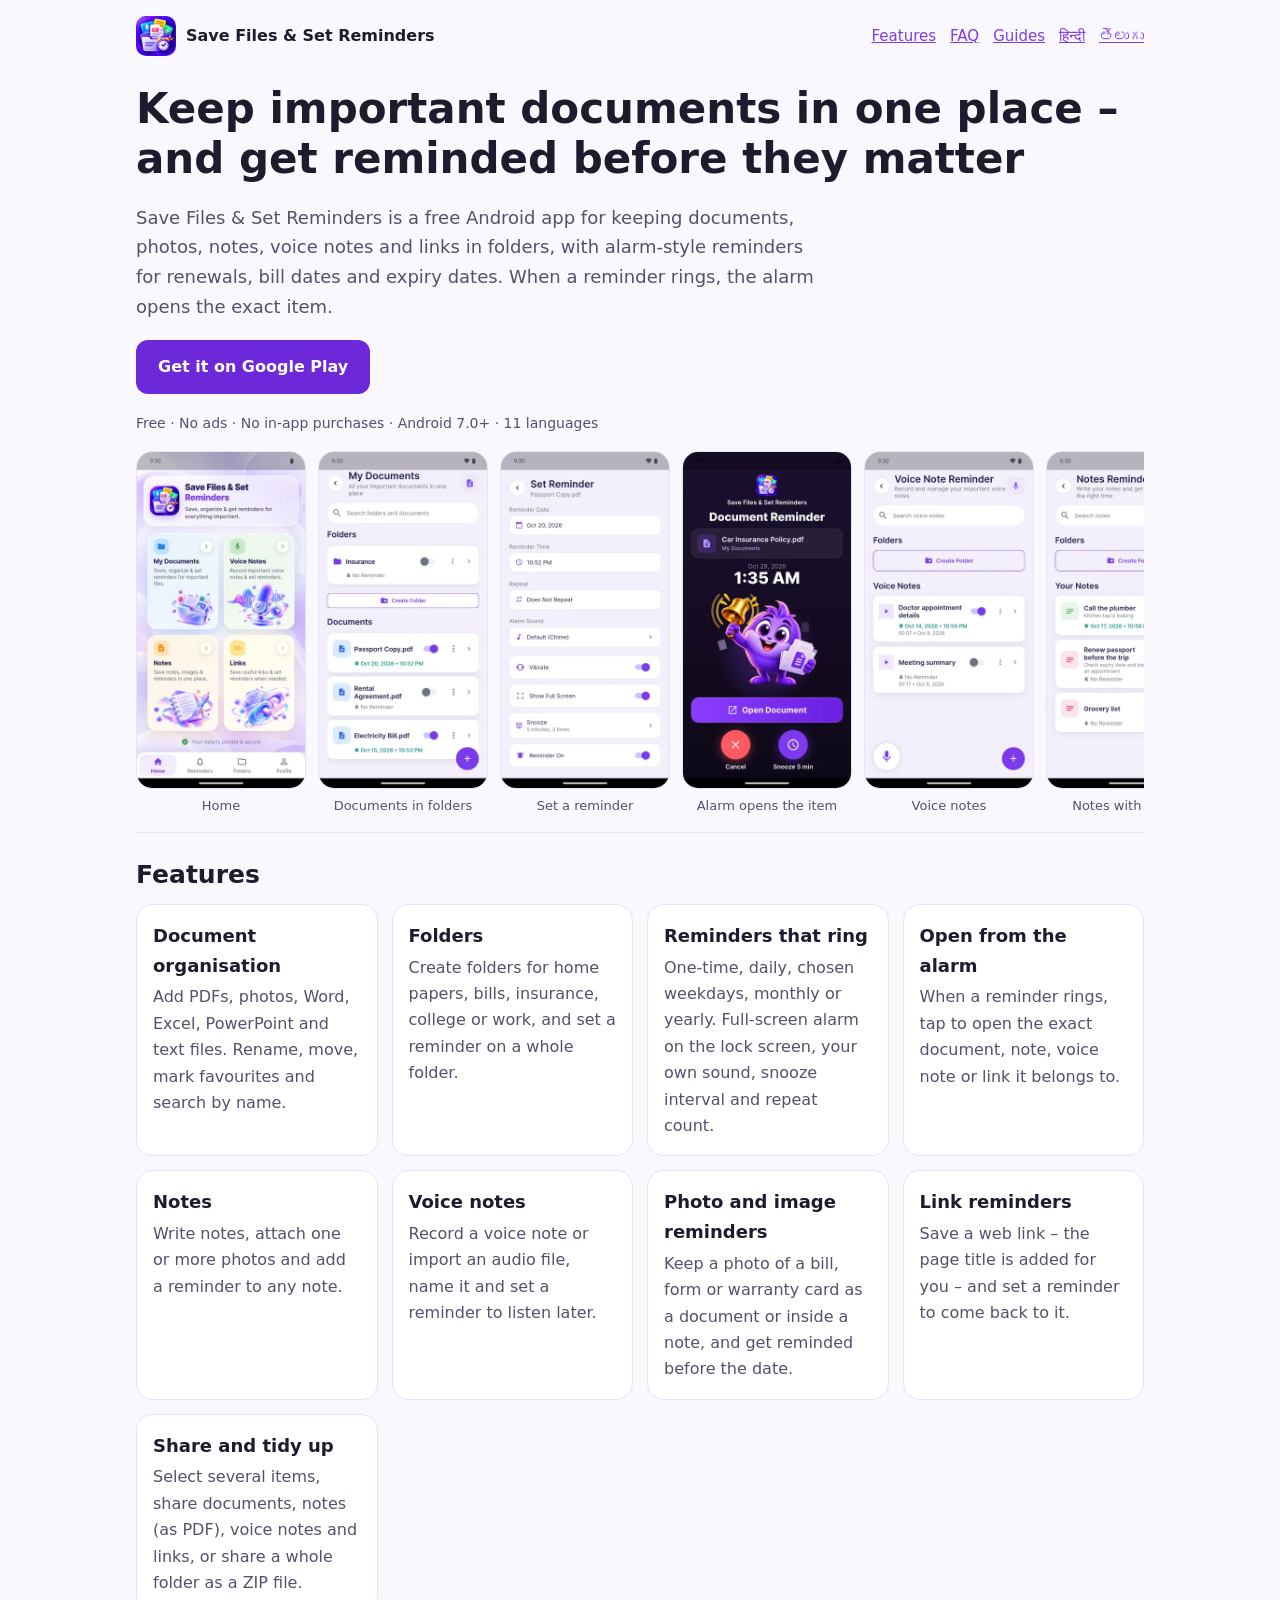
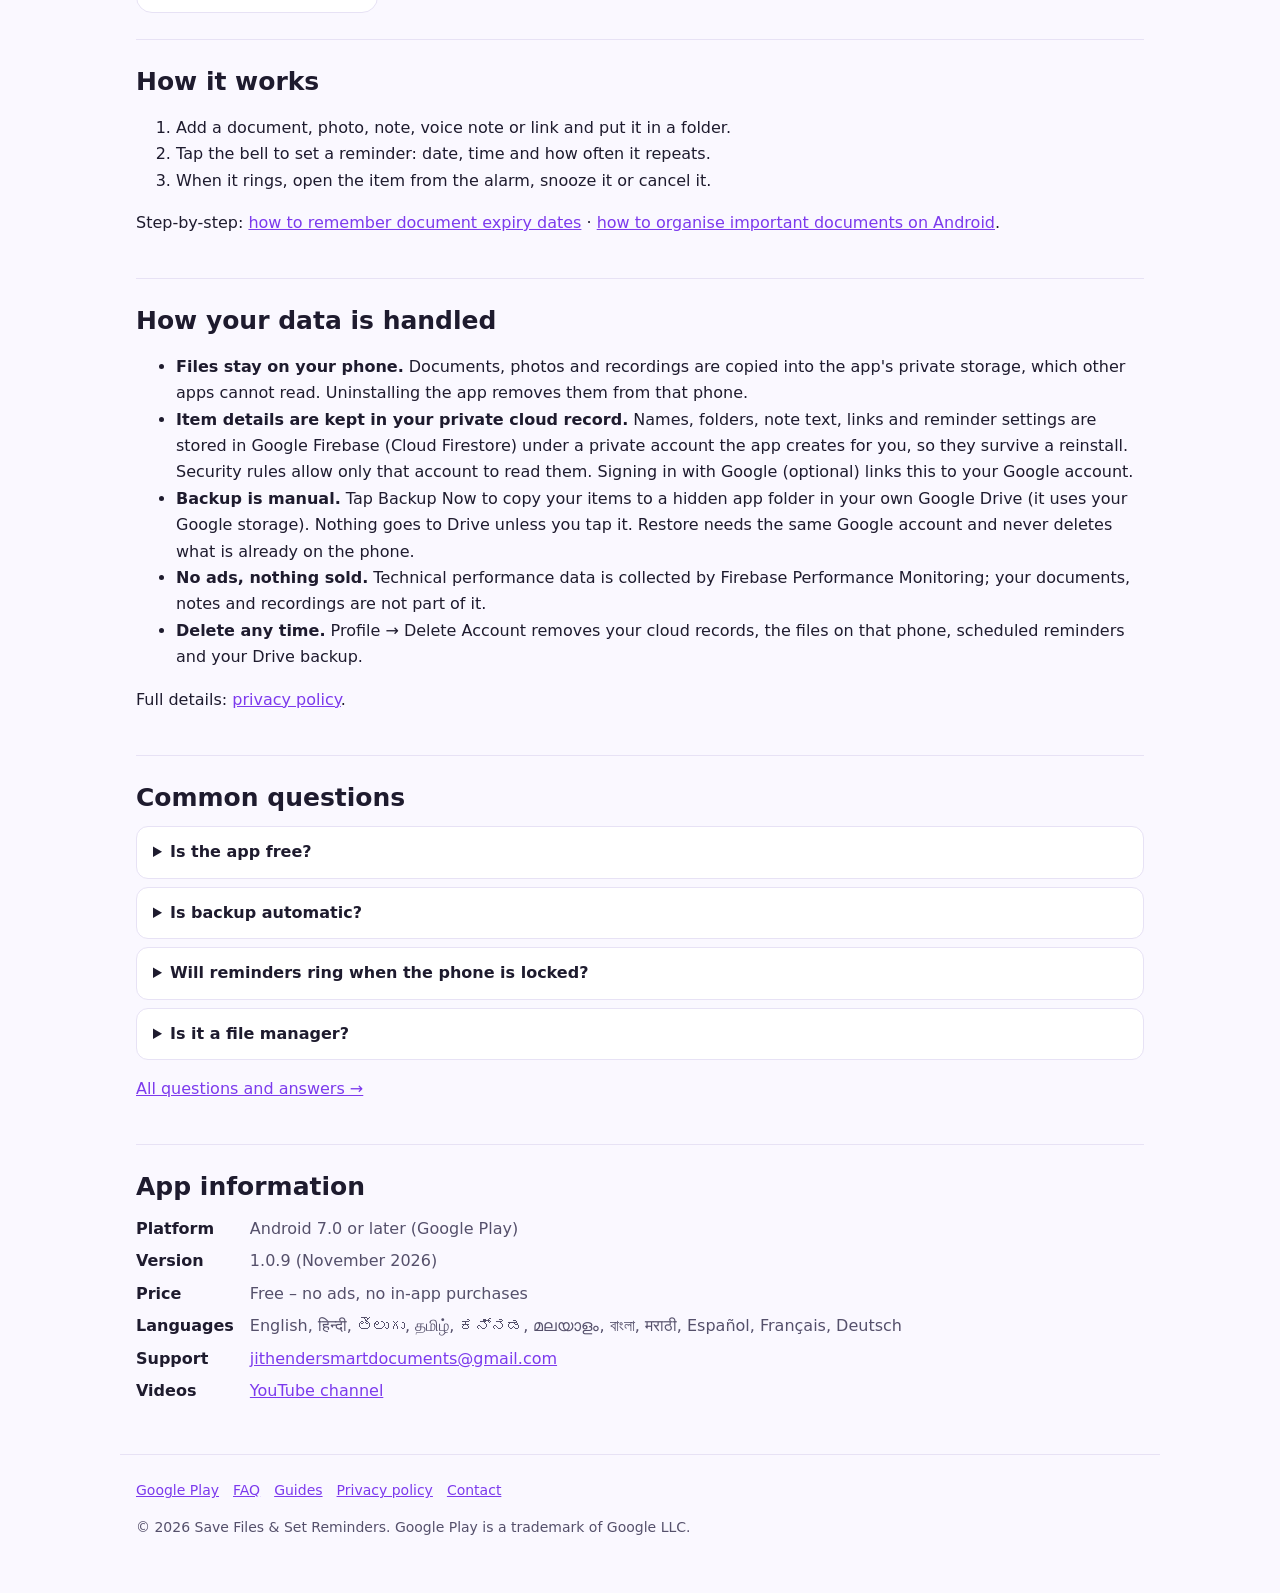
<file: index.html>
<!doctype html>
<html lang="en">
<head>
<meta charset="utf-8">
<meta name="viewport" content="width=device-width, initial-scale=1">
<title>Save Files &amp; Set Reminders – Document Organizer with Reminders (Android)</title>
<meta name="description" content="Free Android app: keep documents, photos, notes, voice notes and links in folders, with alarm reminders for renewals, bills and expiry dates. No ads.">
<link rel="canonical" href="https://jithender000.github.io/">
<link rel="alternate" hreflang="en" href="https://jithender000.github.io/">
<link rel="alternate" hreflang="hi" href="https://jithender000.github.io/hi/">
<link rel="alternate" hreflang="te" href="https://jithender000.github.io/te/">
<link rel="alternate" hreflang="x-default" href="https://jithender000.github.io/">
<link rel="icon" href="img/icon-192.png">
<link rel="stylesheet" href="assets/site.css">
<meta property="og:type" content="website">
<meta property="og:title" content="Save Files &amp; Set Reminders">
<meta property="og:description" content="Document organizer with alarm reminders for Android – documents, photos, notes, voice notes and links in one place.">
<meta property="og:url" content="https://jithender000.github.io/">
<meta property="og:image" content="https://jithender000.github.io/img/og-image-1024x500.jpg">
<meta name="twitter:card" content="summary_large_image">
<meta name="theme-color" content="#6D28D9">
<script type="application/ld+json">
{"@context":"https://schema.org","@graph":[
 {"@type":"WebSite","@id":"https://jithender000.github.io/#website","url":"https://jithender000.github.io/","name":"Save Files & Set Reminders","inLanguage":"en"},
 {"@type":"SoftwareApplication","@id":"https://jithender000.github.io/#app","name":"Save Files & Set Reminders",
  "operatingSystem":"Android 7.0 or later","applicationCategory":"ProductivityApplication",
  "description":"Document organizer with alarm-style reminders: keep documents, photos, notes, voice notes and links in folders and get reminded about renewals, bills and expiry dates.",
  "url":"https://jithender000.github.io/","downloadUrl":"https://play.google.com/store/apps/details?id=com.setreminder.smartdocuments",
  "installUrl":"https://play.google.com/store/apps/details?id=com.setreminder.smartdocuments",
  "softwareVersion":"1.0.9","datePublished":"2026-11-20",
  "inLanguage":["en","hi","te","ta","kn","ml","bn","mr","es","fr","de"],
  "image":"https://jithender000.github.io/img/icon-192.png","screenshot":["https://jithender000.github.io/img/01_dashboard.webp","https://jithender000.github.io/img/08_alarm.webp"],
  "offers":{"@type":"Offer","price":"0","priceCurrency":"INR"},
  "sameAs":["https://play.google.com/store/apps/details?id=com.setreminder.smartdocuments","https://www.youtube.com/channel/UCtqzkyueqRsHUQ47rItIbGQ"]}
]}
</script>
</head>
<body>
<a class="skip" href="#main">Skip to content</a>
<header class="site">
  <a class="brand" href="./"><img src="img/icon-192.png" alt="" width="40" height="40"><span>Save Files &amp; Set Reminders</span></a>
  <nav aria-label="Main"><a href="#features">Features</a><a href="faq/">FAQ</a><a href="guides/">Guides</a><a href="hi/" hreflang="hi" lang="hi">हिन्दी</a><a href="te/" hreflang="te" lang="te">తెలుగు</a></nav>
</header>
<main id="main">
  <div class="hero">
    <h1>Keep important documents in one place – and get reminded before they matter</h1>
    <p class="lead">Save Files &amp; Set Reminders is a free Android app for keeping documents, photos, notes, voice notes and links in folders, with alarm-style reminders for renewals, bill dates and expiry dates. When a reminder rings, the alarm opens the exact item.</p>
    <a class="btn" href="https://play.google.com/store/apps/details?id=com.setreminder.smartdocuments&amp;referrer=utm_source%3Dwebsite%26utm_medium%3Dhome%26utm_campaign%3Dhero">Get it on Google Play</a>
    <p class="note">Free · No ads · No in-app purchases · Android 7.0+ · 11 languages</p>
  </div>

  <div class="shots" role="region" aria-label="App screenshots" tabindex="0">
    <figure><img src="img/01_dashboard.webp" width="170" height="340" alt="Home screen with My Documents, Voice Notes, Notes and Links" loading="lazy"><figcaption>Home</figcaption></figure>
    <figure><img src="img/02_documents.webp" width="170" height="340" alt="My Documents with folders and a sample PDF" loading="lazy"><figcaption>Documents in folders</figcaption></figure>
    <figure><img src="img/06_set_reminder.webp" width="170" height="340" alt="Set Reminder screen with date, time and repeat options" loading="lazy"><figcaption>Set a reminder</figcaption></figure>
    <figure><img src="img/08_alarm.webp" width="170" height="340" alt="Full-screen document reminder alarm with Open Document and Snooze buttons" loading="lazy"><figcaption>Alarm opens the item</figcaption></figure>
    <figure><img src="img/03_voice_notes.webp" width="170" height="340" alt="Voice Notes list with recordings" loading="lazy"><figcaption>Voice notes</figcaption></figure>
    <figure><img src="img/04_notes.webp" width="170" height="340" alt="Notes list with a photo attached to a note" loading="lazy"><figcaption>Notes with photos</figcaption></figure>
    <figure><img src="img/05_links.webp" width="170" height="340" alt="Saved links with their page titles" loading="lazy"><figcaption>Links</figcaption></figure>
    <figure><img src="img/07_reminders.webp" width="170" height="340" alt="Reminders tab listing upcoming reminders" loading="lazy"><figcaption>All reminders</figcaption></figure>
  </div>

  <section id="features" aria-labelledby="features-h">
    <h2 id="features-h">Features</h2>
    <div class="grid">
      <div class="card"><h3>Document organisation</h3><p>Add PDFs, photos, Word, Excel, PowerPoint and text files. Rename, move, mark favourites and search by name.</p></div>
      <div class="card"><h3>Folders</h3><p>Create folders for home papers, bills, insurance, college or work, and set a reminder on a whole folder.</p></div>
      <div class="card"><h3>Reminders that ring</h3><p>One-time, daily, chosen weekdays, monthly or yearly. Full-screen alarm on the lock screen, your own sound, snooze interval and repeat count.</p></div>
      <div class="card"><h3>Open from the alarm</h3><p>When a reminder rings, tap to open the exact document, note, voice note or link it belongs to.</p></div>
      <div class="card"><h3>Notes</h3><p>Write notes, attach one or more photos and add a reminder to any note.</p></div>
      <div class="card"><h3>Voice notes</h3><p>Record a voice note or import an audio file, name it and set a reminder to listen later.</p></div>
      <div class="card"><h3>Photo and image reminders</h3><p>Keep a photo of a bill, form or warranty card as a document or inside a note, and get reminded before the date.</p></div>
      <div class="card"><h3>Link reminders</h3><p>Save a web link – the page title is added for you – and set a reminder to come back to it.</p></div>
      <div class="card"><h3>Share and tidy up</h3><p>Select several items, share documents, notes (as PDF), voice notes and links, or share a whole folder as a ZIP file.</p></div>
    </div>
  </section>

  <section id="how" aria-labelledby="how-h">
    <h2 id="how-h">How it works</h2>
    <ol>
      <li>Add a document, photo, note, voice note or link and put it in a folder.</li>
      <li>Tap the bell to set a reminder: date, time and how often it repeats.</li>
      <li>When it rings, open the item from the alarm, snooze it or cancel it.</li>
    </ol>
    <p>Step-by-step: <a href="guides/remember-document-expiry-dates.html">how to remember document expiry dates</a> · <a href="guides/organise-important-documents-android.html">how to organise important documents on Android</a>.</p>
  </section>

  <section id="data" aria-labelledby="data-h">
    <h2 id="data-h">How your data is handled</h2>
    <ul>
      <li><strong>Files stay on your phone.</strong> Documents, photos and recordings are copied into the app's private storage, which other apps cannot read. Uninstalling the app removes them from that phone.</li>
      <li><strong>Item details are kept in your private cloud record.</strong> Names, folders, note text, links and reminder settings are stored in Google Firebase (Cloud Firestore) under a private account the app creates for you, so they survive a reinstall. Security rules allow only that account to read them. Signing in with Google (optional) links this to your Google account.</li>
      <li><strong>Backup is manual.</strong> Tap Backup Now to copy your items to a hidden app folder in your own Google Drive (it uses your Google storage). Nothing goes to Drive unless you tap it. Restore needs the same Google account and never deletes what is already on the phone.</li>
      <li><strong>No ads, nothing sold.</strong> Technical performance data is collected by Firebase Performance Monitoring; your documents, notes and recordings are not part of it.</li>
      <li><strong>Delete any time.</strong> Profile → Delete Account removes your cloud records, the files on that phone, scheduled reminders and your Drive backup.</li>
    </ul>
    <p>Full details: <a href="https://sites.google.com/view/savefilessetreminders/home">privacy policy</a>.</p>
  </section>

  <section id="faq" aria-labelledby="faq-h">
    <h2 id="faq-h">Common questions</h2>
    <details><summary>Is the app free?</summary><p>Yes – free on Google Play, with no ads and no in-app purchases.</p></details>
    <details><summary>Is backup automatic?</summary><p>No. Backup is manual: tap Backup Now after important changes. Without a backup, files on a lost or reset phone cannot be recovered.</p></details>
    <details><summary>Will reminders ring when the phone is locked?</summary><p>Yes, as a full-screen alarm, once you allow notifications and "Alarms &amp; reminders". Some phones' battery settings can delay alarms; allow the app to run in the background if asked.</p></details>
    <details><summary>Is it a file manager?</summary><p>No. A file manager shows files already on your phone. This app keeps copies of the things that matter, in folders, with reminders.</p></details>
    <p><a href="faq/">All questions and answers →</a></p>
  </section>

  <section id="info" aria-labelledby="info-h">
    <h2 id="info-h">App information</h2>
    <dl>
      <dt>Platform</dt><dd>Android 7.0 or later (Google Play)</dd>
      <dt>Version</dt><dd>1.0.9 (November 2026)</dd>
      <dt>Price</dt><dd>Free – no ads, no in-app purchases</dd>
      <dt>Languages</dt><dd>English, हिन्दी, తెలుగు, தமிழ், ಕನ್ನಡ, മലയാളം, বাংলা, मराठी, Español, Français, Deutsch</dd>
      <dt>Support</dt><dd><a href="mailto:jithendersmartdocuments@gmail.com">jithendersmartdocuments@gmail.com</a></dd>
      <dt>Videos</dt><dd><a href="https://www.youtube.com/channel/UCtqzkyueqRsHUQ47rItIbGQ">YouTube channel</a></dd>
    </dl>
  </section>
</main>
<footer class="site">
  <nav aria-label="Footer"><a href="https://play.google.com/store/apps/details?id=com.setreminder.smartdocuments&amp;referrer=utm_source%3Dwebsite%26utm_medium%3Dhome%26utm_campaign%3Dfooter">Google Play</a><a href="faq/">FAQ</a><a href="guides/">Guides</a><a href="https://sites.google.com/view/savefilessetreminders/home">Privacy policy</a><a href="mailto:jithendersmartdocuments@gmail.com">Contact</a></nav>
  <p>© 2026 Save Files &amp; Set Reminders. Google Play is a trademark of Google LLC.</p>
</footer>
</body>
</html>
</file>
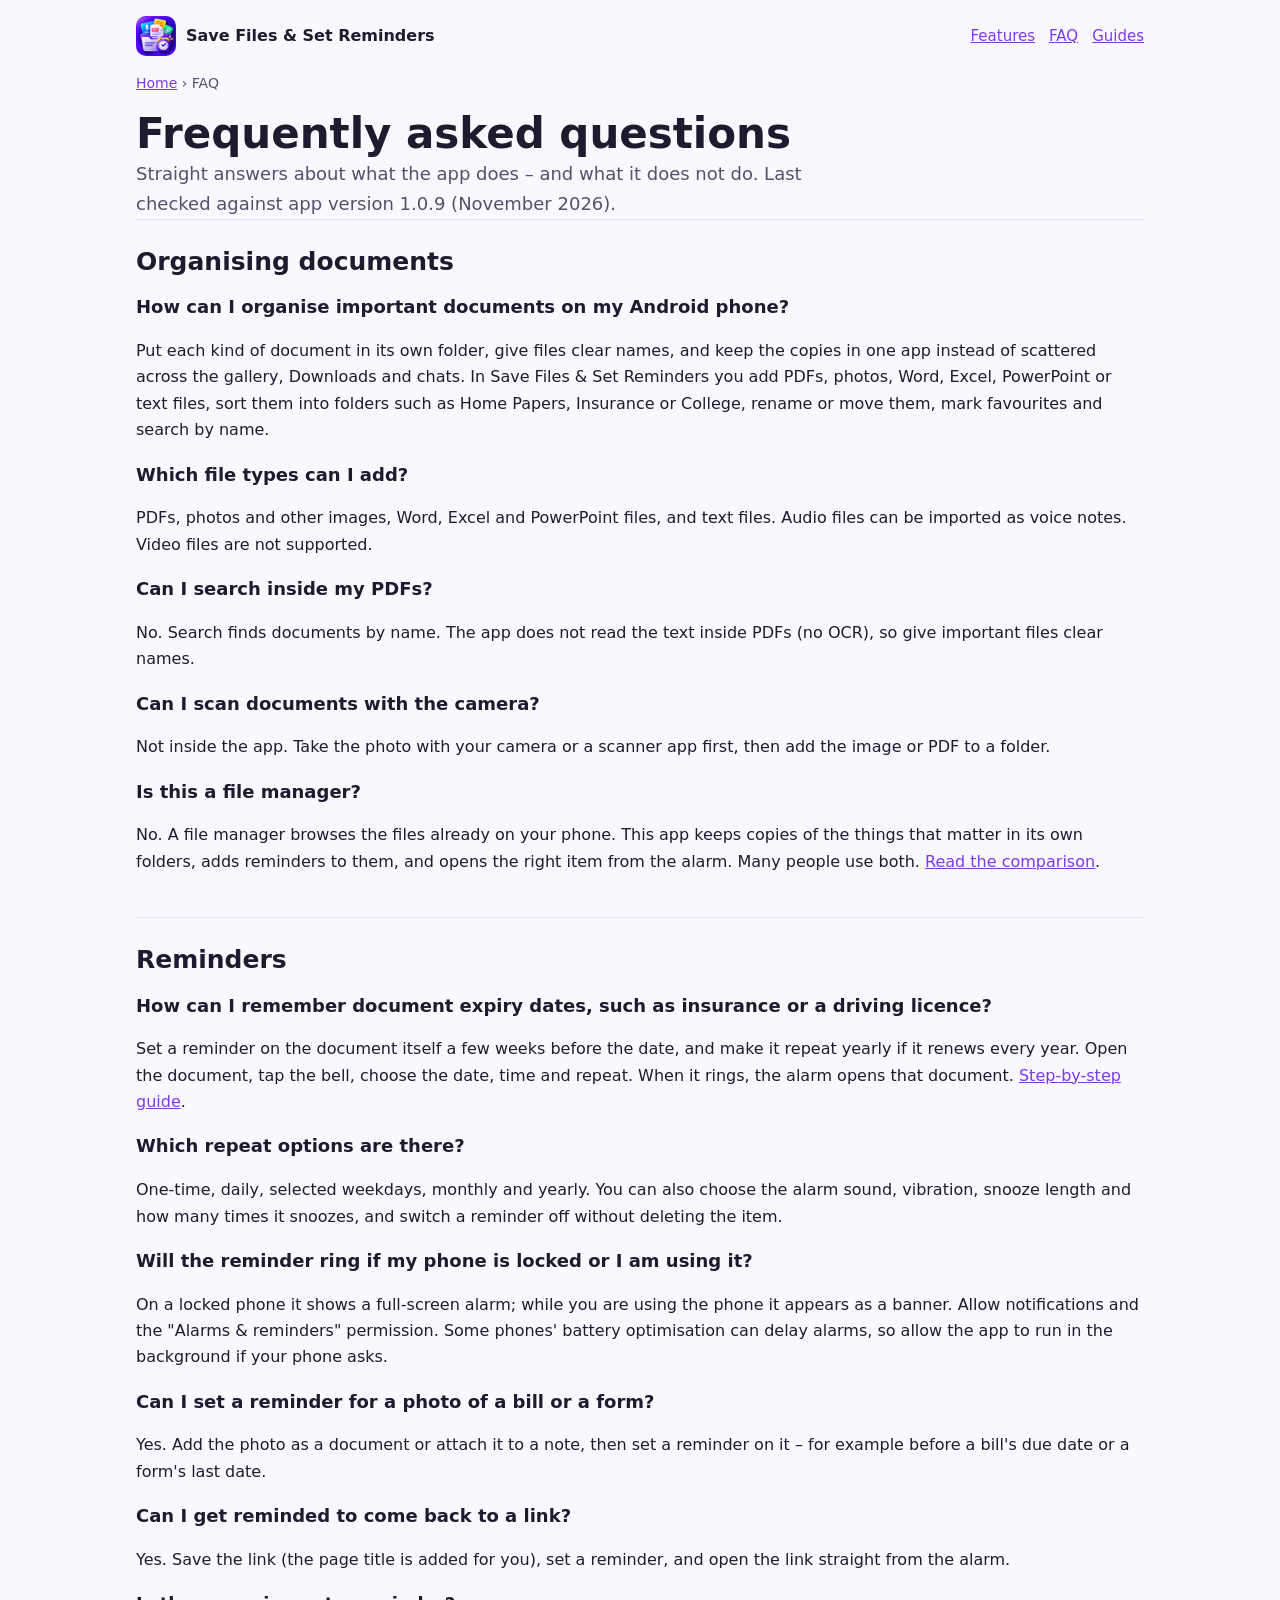
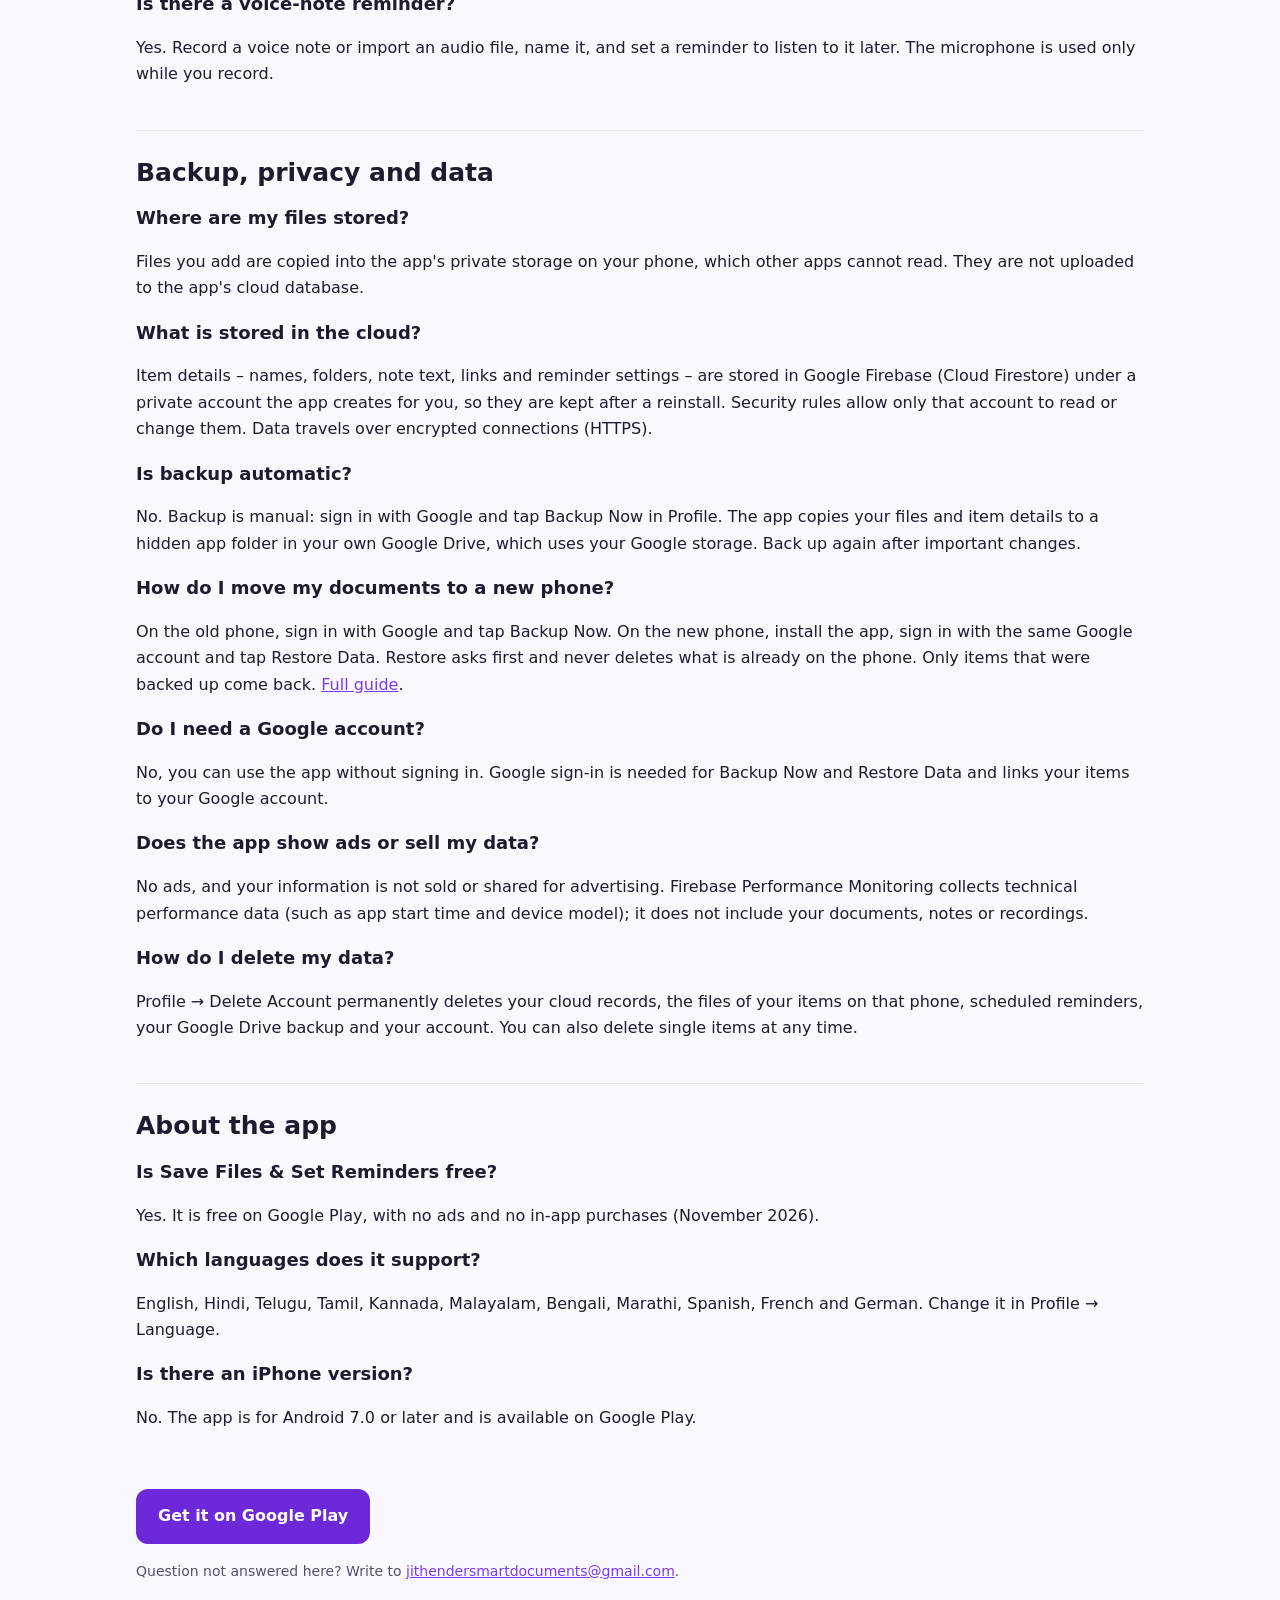
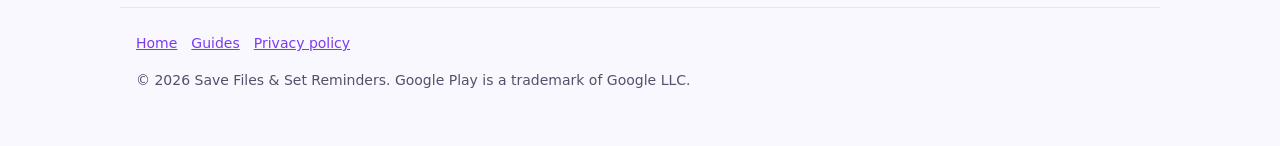
<file: faq/index.html>
<!doctype html>
<html lang="en">
<head>
<meta charset="utf-8">
<meta name="viewport" content="width=device-width, initial-scale=1">
<title>FAQ – Save Files &amp; Set Reminders (document reminders, backup, privacy)</title>
<meta name="description" content="Answers to 20 common questions about Save Files &amp; Set Reminders: document expiry reminders, folders, backup and restore, privacy, alarms on locked phones, languages and more.">
<link rel="canonical" href="https://jithender000.github.io/faq/">
<link rel="icon" href="../img/icon-192.png">
<link rel="stylesheet" href="../assets/site.css">
<meta name="theme-color" content="#6D28D9">
<script type="application/ld+json" id="faq-ld">{"@context": "https://schema.org", "@type": "FAQPage", "mainEntity": [{"@type": "Question", "name": "How can I organise important documents on my Android phone?", "acceptedAnswer": {"@type": "Answer", "text": "Put each kind of document in its own folder, give files clear names, and keep the copies in one app instead of scattered across the gallery, Downloads and chats. In Save Files & Set Reminders you add PDFs, photos, Word, Excel, PowerPoint or text files, sort them into folders such as Home Papers, Insurance or College, rename or move them, mark favourites and search by name."}}, {"@type": "Question", "name": "Which file types can I add?", "acceptedAnswer": {"@type": "Answer", "text": "PDFs, photos and other images, Word, Excel and PowerPoint files, and text files. Audio files can be imported as voice notes. Video files are not supported."}}, {"@type": "Question", "name": "Can I search inside my PDFs?", "acceptedAnswer": {"@type": "Answer", "text": "No. Search finds documents by name. The app does not read the text inside PDFs (no OCR), so give important files clear names."}}, {"@type": "Question", "name": "Can I scan documents with the camera?", "acceptedAnswer": {"@type": "Answer", "text": "Not inside the app. Take the photo with your camera or a scanner app first, then add the image or PDF to a folder."}}, {"@type": "Question", "name": "Is this a file manager?", "acceptedAnswer": {"@type": "Answer", "text": "No. A file manager browses the files already on your phone. This app keeps copies of the things that matter in its own folders, adds reminders to them, and opens the right item from the alarm. Many people use both. Read the comparison."}}, {"@type": "Question", "name": "How can I remember document expiry dates, such as insurance or a driving licence?", "acceptedAnswer": {"@type": "Answer", "text": "Set a reminder on the document itself a few weeks before the date, and make it repeat yearly if it renews every year. Open the document, tap the bell, choose the date, time and repeat. When it rings, the alarm opens that document. Step-by-step guide."}}, {"@type": "Question", "name": "Which repeat options are there?", "acceptedAnswer": {"@type": "Answer", "text": "One-time, daily, selected weekdays, monthly and yearly. You can also choose the alarm sound, vibration, snooze length and how many times it snoozes, and switch a reminder off without deleting the item."}}, {"@type": "Question", "name": "Will the reminder ring if my phone is locked or I am using it?", "acceptedAnswer": {"@type": "Answer", "text": "On a locked phone it shows a full-screen alarm; while you are using the phone it appears as a banner. Allow notifications and the \"Alarms & reminders\" permission. Some phones' battery optimisation can delay alarms, so allow the app to run in the background if your phone asks."}}, {"@type": "Question", "name": "Can I set a reminder for a photo of a bill or a form?", "acceptedAnswer": {"@type": "Answer", "text": "Yes. Add the photo as a document or attach it to a note, then set a reminder on it – for example before a bill's due date or a form's last date."}}, {"@type": "Question", "name": "Can I get reminded to come back to a link?", "acceptedAnswer": {"@type": "Answer", "text": "Yes. Save the link (the page title is added for you), set a reminder, and open the link straight from the alarm."}}, {"@type": "Question", "name": "Is there a voice-note reminder?", "acceptedAnswer": {"@type": "Answer", "text": "Yes. Record a voice note or import an audio file, name it, and set a reminder to listen to it later. The microphone is used only while you record."}}, {"@type": "Question", "name": "Where are my files stored?", "acceptedAnswer": {"@type": "Answer", "text": "Files you add are copied into the app's private storage on your phone, which other apps cannot read. They are not uploaded to the app's cloud database."}}, {"@type": "Question", "name": "What is stored in the cloud?", "acceptedAnswer": {"@type": "Answer", "text": "Item details – names, folders, note text, links and reminder settings – are stored in Google Firebase (Cloud Firestore) under a private account the app creates for you, so they are kept after a reinstall. Security rules allow only that account to read or change them. Data travels over encrypted connections (HTTPS)."}}, {"@type": "Question", "name": "Is backup automatic?", "acceptedAnswer": {"@type": "Answer", "text": "No. Backup is manual: sign in with Google and tap Backup Now in Profile. The app copies your files and item details to a hidden app folder in your own Google Drive, which uses your Google storage. Back up again after important changes."}}, {"@type": "Question", "name": "How do I move my documents to a new phone?", "acceptedAnswer": {"@type": "Answer", "text": "On the old phone, sign in with Google and tap Backup Now. On the new phone, install the app, sign in with the same Google account and tap Restore Data. Restore asks first and never deletes what is already on the phone. Only items that were backed up come back. Full guide."}}, {"@type": "Question", "name": "Do I need a Google account?", "acceptedAnswer": {"@type": "Answer", "text": "No, you can use the app without signing in. Google sign-in is needed for Backup Now and Restore Data and links your items to your Google account."}}, {"@type": "Question", "name": "Does the app show ads or sell my data?", "acceptedAnswer": {"@type": "Answer", "text": "No ads, and your information is not sold or shared for advertising. Firebase Performance Monitoring collects technical performance data (such as app start time and device model); it does not include your documents, notes or recordings."}}, {"@type": "Question", "name": "How do I delete my data?", "acceptedAnswer": {"@type": "Answer", "text": "Profile → Delete Account permanently deletes your cloud records, the files of your items on that phone, scheduled reminders, your Google Drive backup and your account. You can also delete single items at any time."}}, {"@type": "Question", "name": "Is Save Files & Set Reminders free?", "acceptedAnswer": {"@type": "Answer", "text": "Yes. It is free on Google Play, with no ads and no in-app purchases (November 2026)."}}, {"@type": "Question", "name": "Which languages does it support?", "acceptedAnswer": {"@type": "Answer", "text": "English, Hindi, Telugu, Tamil, Kannada, Malayalam, Bengali, Marathi, Spanish, French and German. Change it in Profile → Language."}}, {"@type": "Question", "name": "Is there an iPhone version?", "acceptedAnswer": {"@type": "Answer", "text": "No. The app is for Android 7.0 or later and is available on Google Play."}}]}</script>
</head>
<body>
<a class="skip" href="#main">Skip to content</a>
<header class="site">
  <a class="brand" href="../"><img src="../img/icon-192.png" alt="" width="40" height="40"><span>Save Files &amp; Set Reminders</span></a>
  <nav aria-label="Main"><a href="../#features">Features</a><a href="./" aria-current="page">FAQ</a><a href="../guides/">Guides</a></nav>
</header>
<main id="main">
<p class="crumbs"><a href="../">Home</a> › FAQ</p>
<h1>Frequently asked questions</h1>
<p class="lead">Straight answers about what the app does – and what it does not do. Last checked against app version 1.0.9 (November 2026).</p>

<section aria-labelledby="g1"><h2 id="g1">Organising documents</h2>
<div class="qa"><h3>How can I organise important documents on my Android phone?</h3>
<p>Put each kind of document in its own folder, give files clear names, and keep the copies in one app instead of scattered across the gallery, Downloads and chats. In Save Files &amp; Set Reminders you add PDFs, photos, Word, Excel, PowerPoint or text files, sort them into folders such as Home Papers, Insurance or College, rename or move them, mark favourites and search by name.</p></div>
<div class="qa"><h3>Which file types can I add?</h3>
<p>PDFs, photos and other images, Word, Excel and PowerPoint files, and text files. Audio files can be imported as voice notes. Video files are not supported.</p></div>
<div class="qa"><h3>Can I search inside my PDFs?</h3>
<p>No. Search finds documents by name. The app does not read the text inside PDFs (no OCR), so give important files clear names.</p></div>
<div class="qa"><h3>Can I scan documents with the camera?</h3>
<p>Not inside the app. Take the photo with your camera or a scanner app first, then add the image or PDF to a folder.</p></div>
<div class="qa"><h3>Is this a file manager?</h3>
<p>No. A file manager browses the files already on your phone. This app keeps copies of the things that matter in its own folders, adds reminders to them, and opens the right item from the alarm. Many people use both. <a href="../guides/file-manager-vs-document-organizer.html">Read the comparison</a>.</p></div>
</section>

<section aria-labelledby="g2"><h2 id="g2">Reminders</h2>
<div class="qa"><h3>How can I remember document expiry dates, such as insurance or a driving licence?</h3>
<p>Set a reminder on the document itself a few weeks before the date, and make it repeat yearly if it renews every year. Open the document, tap the bell, choose the date, time and repeat. When it rings, the alarm opens that document. <a href="../guides/remember-document-expiry-dates.html">Step-by-step guide</a>.</p></div>
<div class="qa"><h3>Which repeat options are there?</h3>
<p>One-time, daily, selected weekdays, monthly and yearly. You can also choose the alarm sound, vibration, snooze length and how many times it snoozes, and switch a reminder off without deleting the item.</p></div>
<div class="qa"><h3>Will the reminder ring if my phone is locked or I am using it?</h3>
<p>On a locked phone it shows a full-screen alarm; while you are using the phone it appears as a banner. Allow notifications and the "Alarms &amp; reminders" permission. Some phones' battery optimisation can delay alarms, so allow the app to run in the background if your phone asks.</p></div>
<div class="qa"><h3>Can I set a reminder for a photo of a bill or a form?</h3>
<p>Yes. Add the photo as a document or attach it to a note, then set a reminder on it – for example before a bill's due date or a form's last date.</p></div>
<div class="qa"><h3>Can I get reminded to come back to a link?</h3>
<p>Yes. Save the link (the page title is added for you), set a reminder, and open the link straight from the alarm.</p></div>
<div class="qa"><h3>Is there a voice-note reminder?</h3>
<p>Yes. Record a voice note or import an audio file, name it, and set a reminder to listen to it later. The microphone is used only while you record.</p></div>
</section>

<section aria-labelledby="g3"><h2 id="g3">Backup, privacy and data</h2>
<div class="qa"><h3>Where are my files stored?</h3>
<p>Files you add are copied into the app's private storage on your phone, which other apps cannot read. They are not uploaded to the app's cloud database.</p></div>
<div class="qa"><h3>What is stored in the cloud?</h3>
<p>Item details – names, folders, note text, links and reminder settings – are stored in Google Firebase (Cloud Firestore) under a private account the app creates for you, so they are kept after a reinstall. Security rules allow only that account to read or change them. Data travels over encrypted connections (HTTPS).</p></div>
<div class="qa"><h3>Is backup automatic?</h3>
<p>No. Backup is manual: sign in with Google and tap Backup Now in Profile. The app copies your files and item details to a hidden app folder in your own Google Drive, which uses your Google storage. Back up again after important changes.</p></div>
<div class="qa"><h3>How do I move my documents to a new phone?</h3>
<p>On the old phone, sign in with Google and tap Backup Now. On the new phone, install the app, sign in with the same Google account and tap Restore Data. Restore asks first and never deletes what is already on the phone. Only items that were backed up come back. <a href="../guides/move-documents-to-new-phone.html">Full guide</a>.</p></div>
<div class="qa"><h3>Do I need a Google account?</h3>
<p>No, you can use the app without signing in. Google sign-in is needed for Backup Now and Restore Data and links your items to your Google account.</p></div>
<div class="qa"><h3>Does the app show ads or sell my data?</h3>
<p>No ads, and your information is not sold or shared for advertising. Firebase Performance Monitoring collects technical performance data (such as app start time and device model); it does not include your documents, notes or recordings.</p></div>
<div class="qa"><h3>How do I delete my data?</h3>
<p>Profile → Delete Account permanently deletes your cloud records, the files of your items on that phone, scheduled reminders, your Google Drive backup and your account. You can also delete single items at any time.</p></div>
</section>

<section aria-labelledby="g4"><h2 id="g4">About the app</h2>
<div class="qa"><h3>Is Save Files &amp; Set Reminders free?</h3>
<p>Yes. It is free on Google Play, with no ads and no in-app purchases (November 2026).</p></div>
<div class="qa"><h3>Which languages does it support?</h3>
<p>English, Hindi, Telugu, Tamil, Kannada, Malayalam, Bengali, Marathi, Spanish, French and German. Change it in Profile → Language.</p></div>
<div class="qa"><h3>Is there an iPhone version?</h3>
<p>No. The app is for Android 7.0 or later and is available on Google Play.</p></div>
</section>

<p><a class="btn" href="https://play.google.com/store/apps/details?id=com.setreminder.smartdocuments&amp;referrer=utm_source%3Dwebsite%26utm_medium%3Dfaq">Get it on Google Play</a></p>
<p class="note">Question not answered here? Write to <a href="mailto:jithendersmartdocuments@gmail.com">jithendersmartdocuments@gmail.com</a>.</p>
</main>
<footer class="site">
  <nav aria-label="Footer"><a href="../">Home</a><a href="../guides/">Guides</a><a href="https://sites.google.com/view/savefilessetreminders/home">Privacy policy</a></nav>
  <p>© 2026 Save Files &amp; Set Reminders. Google Play is a trademark of Google LLC.</p>
</footer>
</body>
</html>
</file>
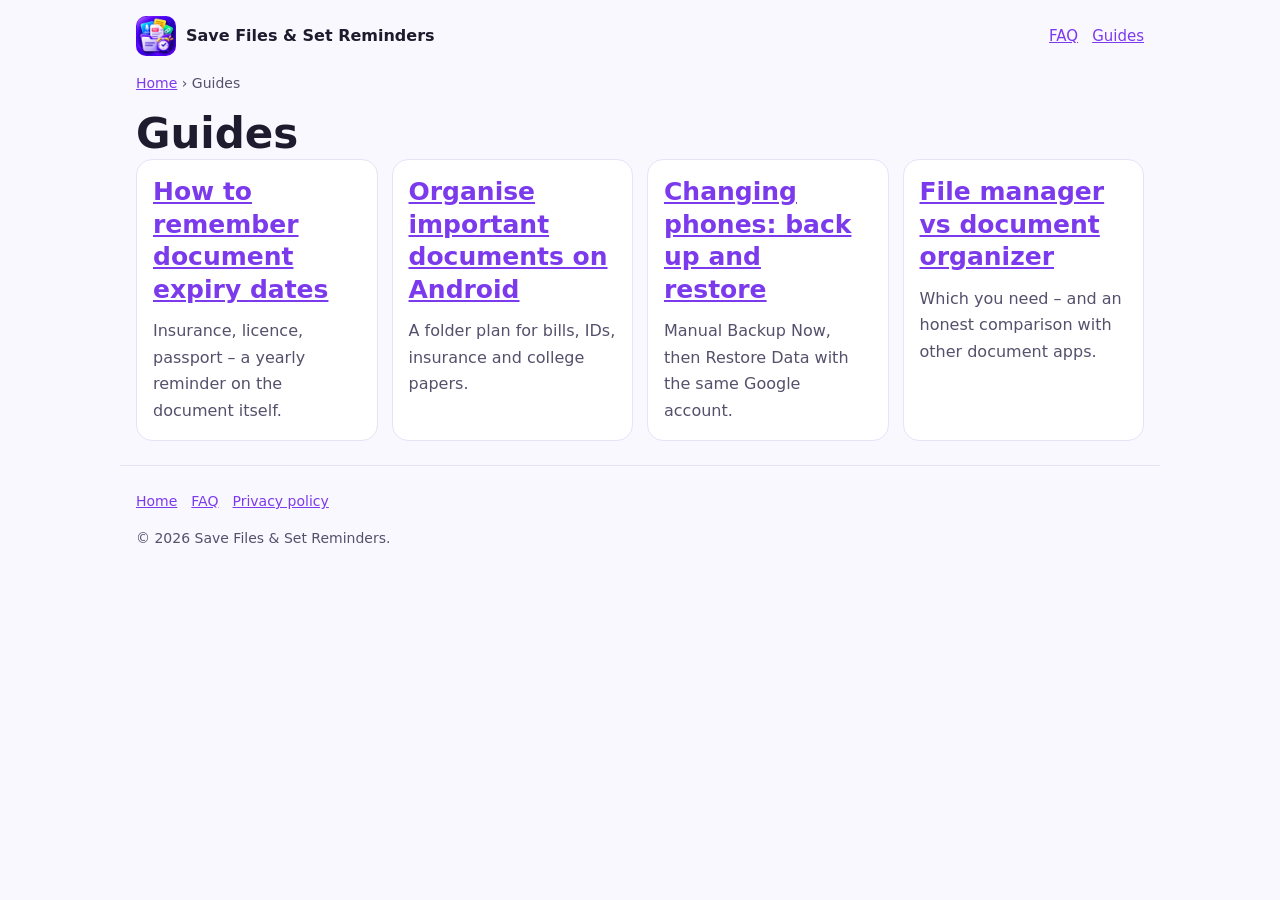
<file: guides/index.html>
<!doctype html>
<html lang="en">
<head>
<meta charset="utf-8">
<meta name="viewport" content="width=device-width, initial-scale=1">
<title>Guides – Organise Documents and Never Miss a Date | Save Files &amp; Set Reminders</title>
<meta name="description" content="Practical guides: remember document expiry dates, organise important documents on Android, move documents to a new phone, file manager vs document organizer.">
<link rel="canonical" href="https://jithender000.github.io/guides/">
<link rel="icon" href="../img/icon-192.png">
<link rel="stylesheet" href="../assets/site.css">
</head>
<body>
<a class="skip" href="#main">Skip to content</a>
<header class="site">
  <a class="brand" href="../"><img src="../img/icon-192.png" alt="" width="40" height="40"><span>Save Files &amp; Set Reminders</span></a>
  <nav aria-label="Main"><a href="../faq/">FAQ</a><a href="./" aria-current="page">Guides</a></nav>
</header>
<main id="main">
<p class="crumbs"><a href="../">Home</a> › Guides</p>
<h1>Guides</h1>
<div class="grid">
  <div class="card"><h2><a href="remember-document-expiry-dates.html">How to remember document expiry dates</a></h2><p>Insurance, licence, passport – a yearly reminder on the document itself.</p></div>
  <div class="card"><h2><a href="organise-important-documents-android.html">Organise important documents on Android</a></h2><p>A folder plan for bills, IDs, insurance and college papers.</p></div>
  <div class="card"><h2><a href="move-documents-to-new-phone.html">Changing phones: back up and restore</a></h2><p>Manual Backup Now, then Restore Data with the same Google account.</p></div>
  <div class="card"><h2><a href="file-manager-vs-document-organizer.html">File manager vs document organizer</a></h2><p>Which you need – and an honest comparison with other document apps.</p></div>
</div>
</main>
<footer class="site"><nav aria-label="Footer"><a href="../">Home</a><a href="../faq/">FAQ</a><a href="https://sites.google.com/view/savefilessetreminders/home">Privacy policy</a></nav><p>© 2026 Save Files &amp; Set Reminders.</p></footer>
</body>
</html>
</file>
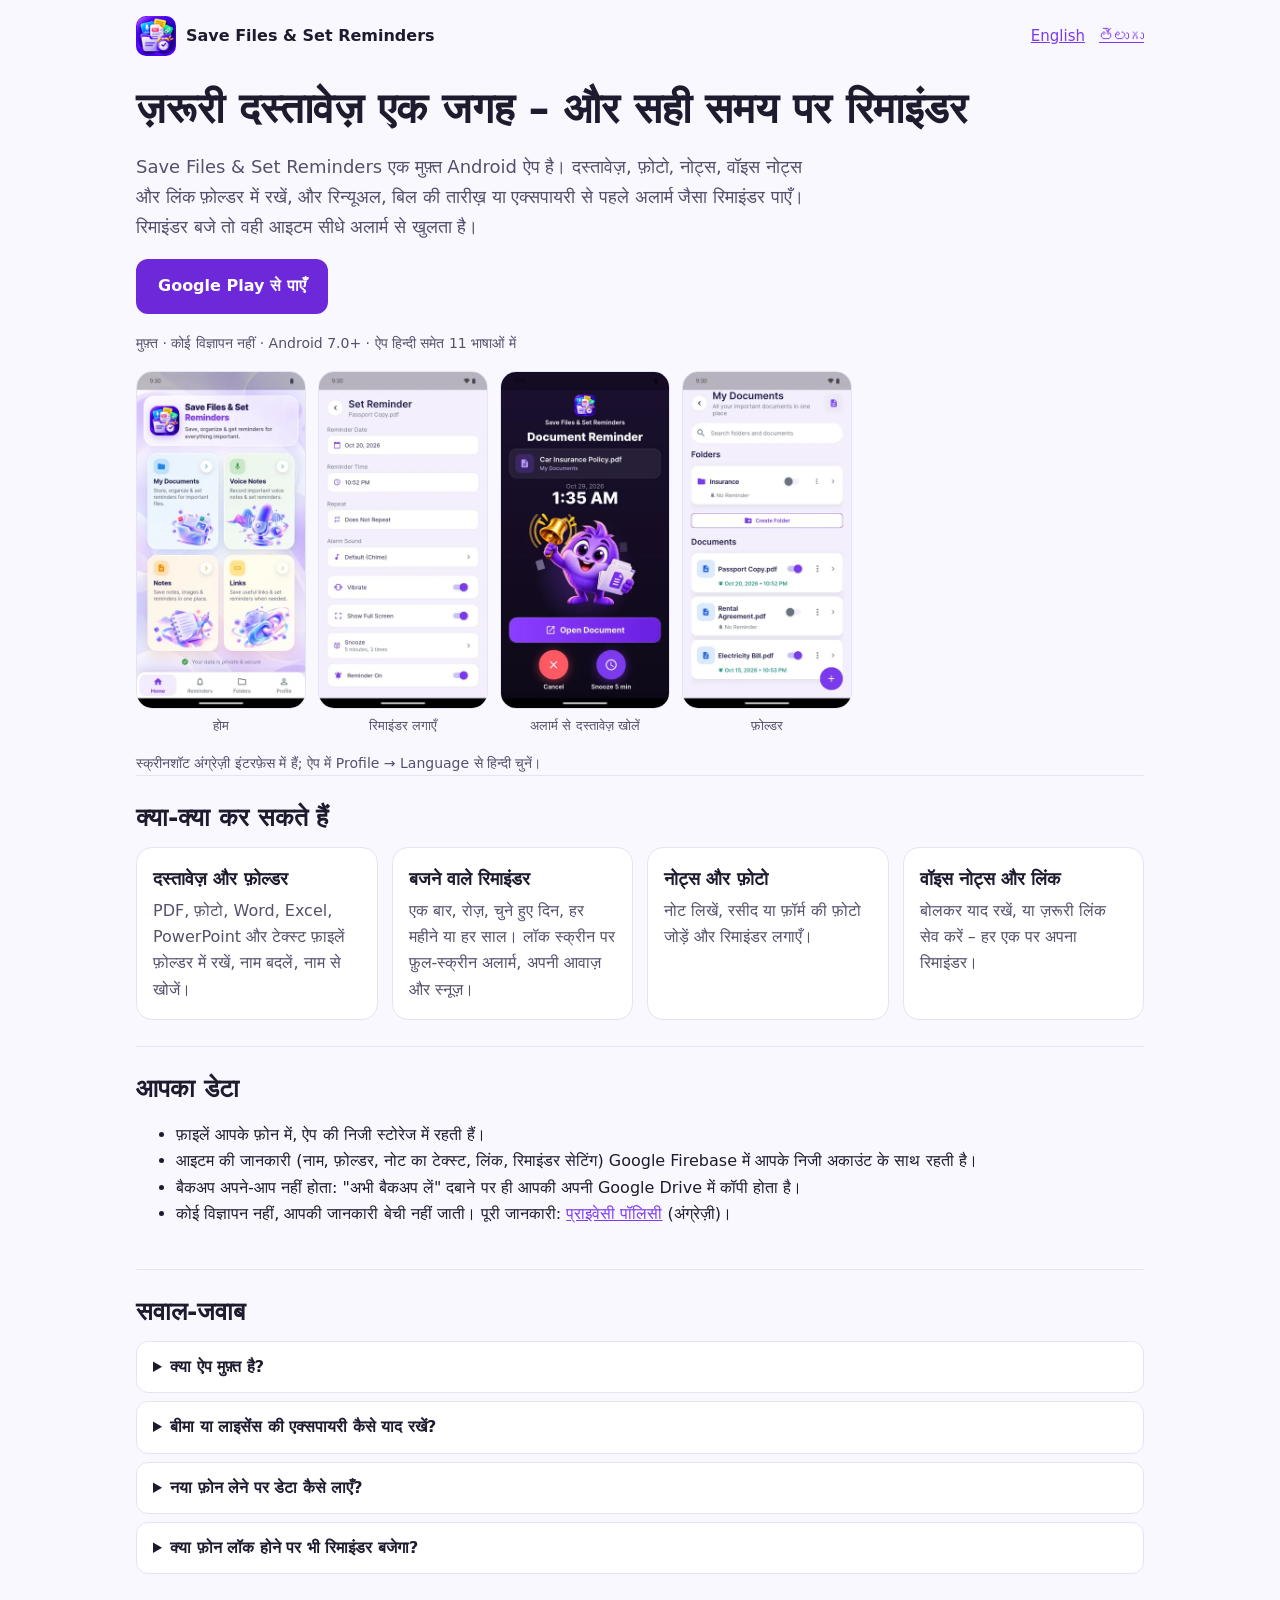
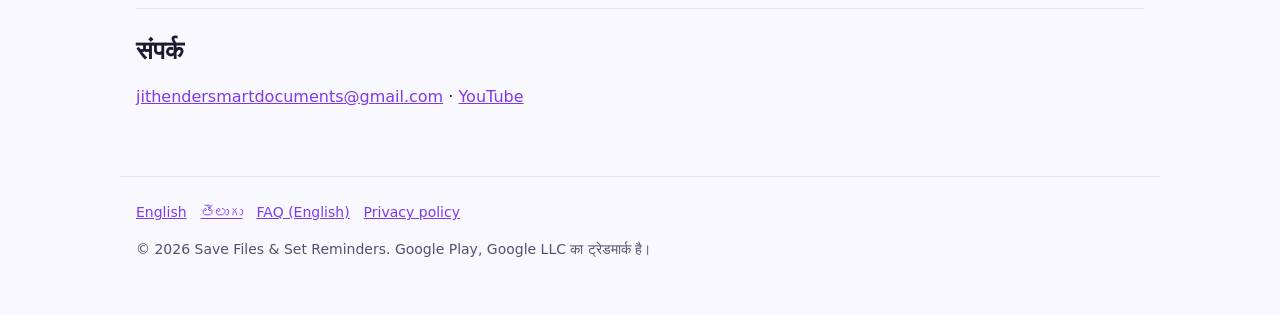
<file: hi/index.html>
<!doctype html>
<html lang="hi">
<head>
<meta charset="utf-8">
<meta name="viewport" content="width=device-width, initial-scale=1">
<title>Save Files &amp; Set Reminders – रिमाइंडर के साथ डॉक्यूमेंट ऑर्गनाइज़र (Android)</title>
<meta name="description" content="मुफ़्त Android ऐप: दस्तावेज़, फ़ोटो, नोट्स, वॉइस नोट्स और लिंक फ़ोल्डर में रखें और रिन्यूअल, बिल या एक्सपायरी से पहले अलार्म जैसा रिमाइंडर पाएँ। कोई विज्ञापन नहीं, ऐप हिन्दी में।">
<link rel="canonical" href="https://jithender000.github.io/hi/">
<link rel="alternate" hreflang="en" href="https://jithender000.github.io/">
<link rel="alternate" hreflang="hi" href="https://jithender000.github.io/hi/">
<link rel="alternate" hreflang="te" href="https://jithender000.github.io/te/">
<link rel="alternate" hreflang="x-default" href="https://jithender000.github.io/">
<link rel="icon" href="../img/icon-192.png">
<link rel="stylesheet" href="../assets/site.css">
<meta property="og:title" content="Save Files &amp; Set Reminders">
<meta property="og:description" content="दस्तावेज़, नोट्स, वॉइस नोट्स और लिंक फ़ोल्डर में – रिमाइंडर के साथ।">
<meta property="og:image" content="https://jithender000.github.io/img/og-image-1024x500.jpg">
<script type="application/ld+json">
{"@context":"https://schema.org","@type":"SoftwareApplication","name":"Save Files & Set Reminders","operatingSystem":"Android 7.0+","applicationCategory":"ProductivityApplication","inLanguage":"hi","description":"दस्तावेज़, फ़ोटो, नोट्स, वॉइस नोट्स और लिंक फ़ोल्डर में रखें और अलार्म जैसे रिमाइंडर पाएँ।","url":"https://jithender000.github.io/hi/","downloadUrl":"https://play.google.com/store/apps/details?id=com.setreminder.smartdocuments","softwareVersion":"1.0.9","offers":{"@type":"Offer","price":"0","priceCurrency":"INR"}}
</script>
</head>
<body>
<a class="skip" href="#main">मुख्य सामग्री पर जाएँ</a>
<header class="site">
  <a class="brand" href="./"><img src="../img/icon-192.png" alt="" width="40" height="40"><span>Save Files &amp; Set Reminders</span></a>
  <nav aria-label="भाषा"><a href="../" hreflang="en" lang="en">English</a><a href="../te/" hreflang="te" lang="te">తెలుగు</a></nav>
</header>
<main id="main">
  <div class="hero">
    <h1>ज़रूरी दस्तावेज़ एक जगह – और सही समय पर रिमाइंडर</h1>
    <p class="lead">Save Files &amp; Set Reminders एक मुफ़्त Android ऐप है। दस्तावेज़, फ़ोटो, नोट्स, वॉइस नोट्स और लिंक फ़ोल्डर में रखें, और रिन्यूअल, बिल की तारीख़ या एक्सपायरी से पहले अलार्म जैसा रिमाइंडर पाएँ। रिमाइंडर बजे तो वही आइटम सीधे अलार्म से खुलता है।</p>
    <a class="btn" href="https://play.google.com/store/apps/details?id=com.setreminder.smartdocuments&amp;hl=hi&amp;referrer=utm_source%3Dwebsite%26utm_medium%3Dhome-hi">Google Play से पाएँ</a>
    <p class="note">मुफ़्त · कोई विज्ञापन नहीं · Android 7.0+ · ऐप हिन्दी समेत 11 भाषाओं में</p>
  </div>
  <div class="shots" role="region" aria-label="ऐप स्क्रीनशॉट (अंग्रेज़ी इंटरफ़ेस)" tabindex="0">
    <figure><img src="../img/01_dashboard.webp" width="170" height="340" alt="होम स्क्रीन: My Documents, Voice Notes, Notes और Links" loading="lazy"><figcaption>होम</figcaption></figure>
    <figure><img src="../img/06_set_reminder.webp" width="170" height="340" alt="रिमाइंडर सेट करने की स्क्रीन: तारीख़, समय और रिपीट" loading="lazy"><figcaption>रिमाइंडर लगाएँ</figcaption></figure>
    <figure><img src="../img/08_alarm.webp" width="170" height="340" alt="फ़ुल-स्क्रीन अलार्म, Open Document बटन के साथ" loading="lazy"><figcaption>अलार्म से दस्तावेज़ खोलें</figcaption></figure>
    <figure><img src="../img/02_documents.webp" width="170" height="340" alt="फ़ोल्डर में दस्तावेज़" loading="lazy"><figcaption>फ़ोल्डर</figcaption></figure>
  </div>
  <p class="note">स्क्रीनशॉट अंग्रेज़ी इंटरफ़ेस में हैं; ऐप में Profile → Language से हिन्दी चुनें।</p>

  <section aria-labelledby="f-h"><h2 id="f-h">क्या-क्या कर सकते हैं</h2>
  <div class="grid">
    <div class="card"><h3>दस्तावेज़ और फ़ोल्डर</h3><p>PDF, फ़ोटो, Word, Excel, PowerPoint और टेक्स्ट फ़ाइलें फ़ोल्डर में रखें, नाम बदलें, नाम से खोजें।</p></div>
    <div class="card"><h3>बजने वाले रिमाइंडर</h3><p>एक बार, रोज़, चुने हुए दिन, हर महीने या हर साल। लॉक स्क्रीन पर फ़ुल-स्क्रीन अलार्म, अपनी आवाज़ और स्नूज़।</p></div>
    <div class="card"><h3>नोट्स और फ़ोटो</h3><p>नोट लिखें, रसीद या फ़ॉर्म की फ़ोटो जोड़ें और रिमाइंडर लगाएँ।</p></div>
    <div class="card"><h3>वॉइस नोट्स और लिंक</h3><p>बोलकर याद रखें, या ज़रूरी लिंक सेव करें – हर एक पर अपना रिमाइंडर।</p></div>
  </div></section>

  <section aria-labelledby="d-h"><h2 id="d-h">आपका डेटा</h2>
  <ul>
    <li>फ़ाइलें आपके फ़ोन में, ऐप की निजी स्टोरेज में रहती हैं।</li>
    <li>आइटम की जानकारी (नाम, फ़ोल्डर, नोट का टेक्स्ट, लिंक, रिमाइंडर सेटिंग) Google Firebase में आपके निजी अकाउंट के साथ रहती है।</li>
    <li>बैकअप अपने-आप नहीं होता: "अभी बैकअप लें" दबाने पर ही आपकी अपनी Google Drive में कॉपी होता है।</li>
    <li>कोई विज्ञापन नहीं, आपकी जानकारी बेची नहीं जाती। पूरी जानकारी: <a href="https://sites.google.com/view/savefilessetreminders/home">प्राइवेसी पॉलिसी</a> (अंग्रेज़ी)।</li>
  </ul></section>

  <section aria-labelledby="q-h"><h2 id="q-h">सवाल-जवाब</h2>
    <details><summary>क्या ऐप मुफ़्त है?</summary><p>हाँ, Google Play पर मुफ़्त है – न विज्ञापन, न इन-ऐप ख़रीदारी।</p></details>
    <details><summary>बीमा या लाइसेंस की एक्सपायरी कैसे याद रखें?</summary><p>दस्तावेज़ खोलें, घंटी पर टैप करें, तारीख़ से कुछ हफ़्ते पहले का समय चुनें और रिपीट "हर साल" रखें। रिमाइंडर बजने पर वही दस्तावेज़ खुलेगा।</p></details>
    <details><summary>नया फ़ोन लेने पर डेटा कैसे लाएँ?</summary><p>पुराने फ़ोन पर Google से साइन इन करके "अभी बैकअप लें" दबाएँ। नए फ़ोन पर उसी Google अकाउंट से साइन इन करके "डेटा रीस्टोर करें" दबाएँ।</p></details>
    <details><summary>क्या फ़ोन लॉक होने पर भी रिमाइंडर बजेगा?</summary><p>हाँ, नोटिफ़िकेशन और "Alarms &amp; reminders" की अनुमति देने पर फ़ुल-स्क्रीन अलार्म आता है। कुछ फ़ोन की बैटरी सेटिंग अलार्म में देरी कर सकती है।</p></details>
  </section>

  <section aria-labelledby="c-h"><h2 id="c-h">संपर्क</h2>
  <p><a href="mailto:jithendersmartdocuments@gmail.com">jithendersmartdocuments@gmail.com</a> · <a href="https://www.youtube.com/channel/UCtqzkyueqRsHUQ47rItIbGQ">YouTube</a></p></section>
</main>
<footer class="site"><nav aria-label="Footer"><a href="../">English</a><a href="../te/">తెలుగు</a><a href="../faq/">FAQ (English)</a><a href="https://sites.google.com/view/savefilessetreminders/home">Privacy policy</a></nav><p>© 2026 Save Files &amp; Set Reminders. Google Play, Google LLC का ट्रेडमार्क है।</p></footer>
</body>
</html>
</file>
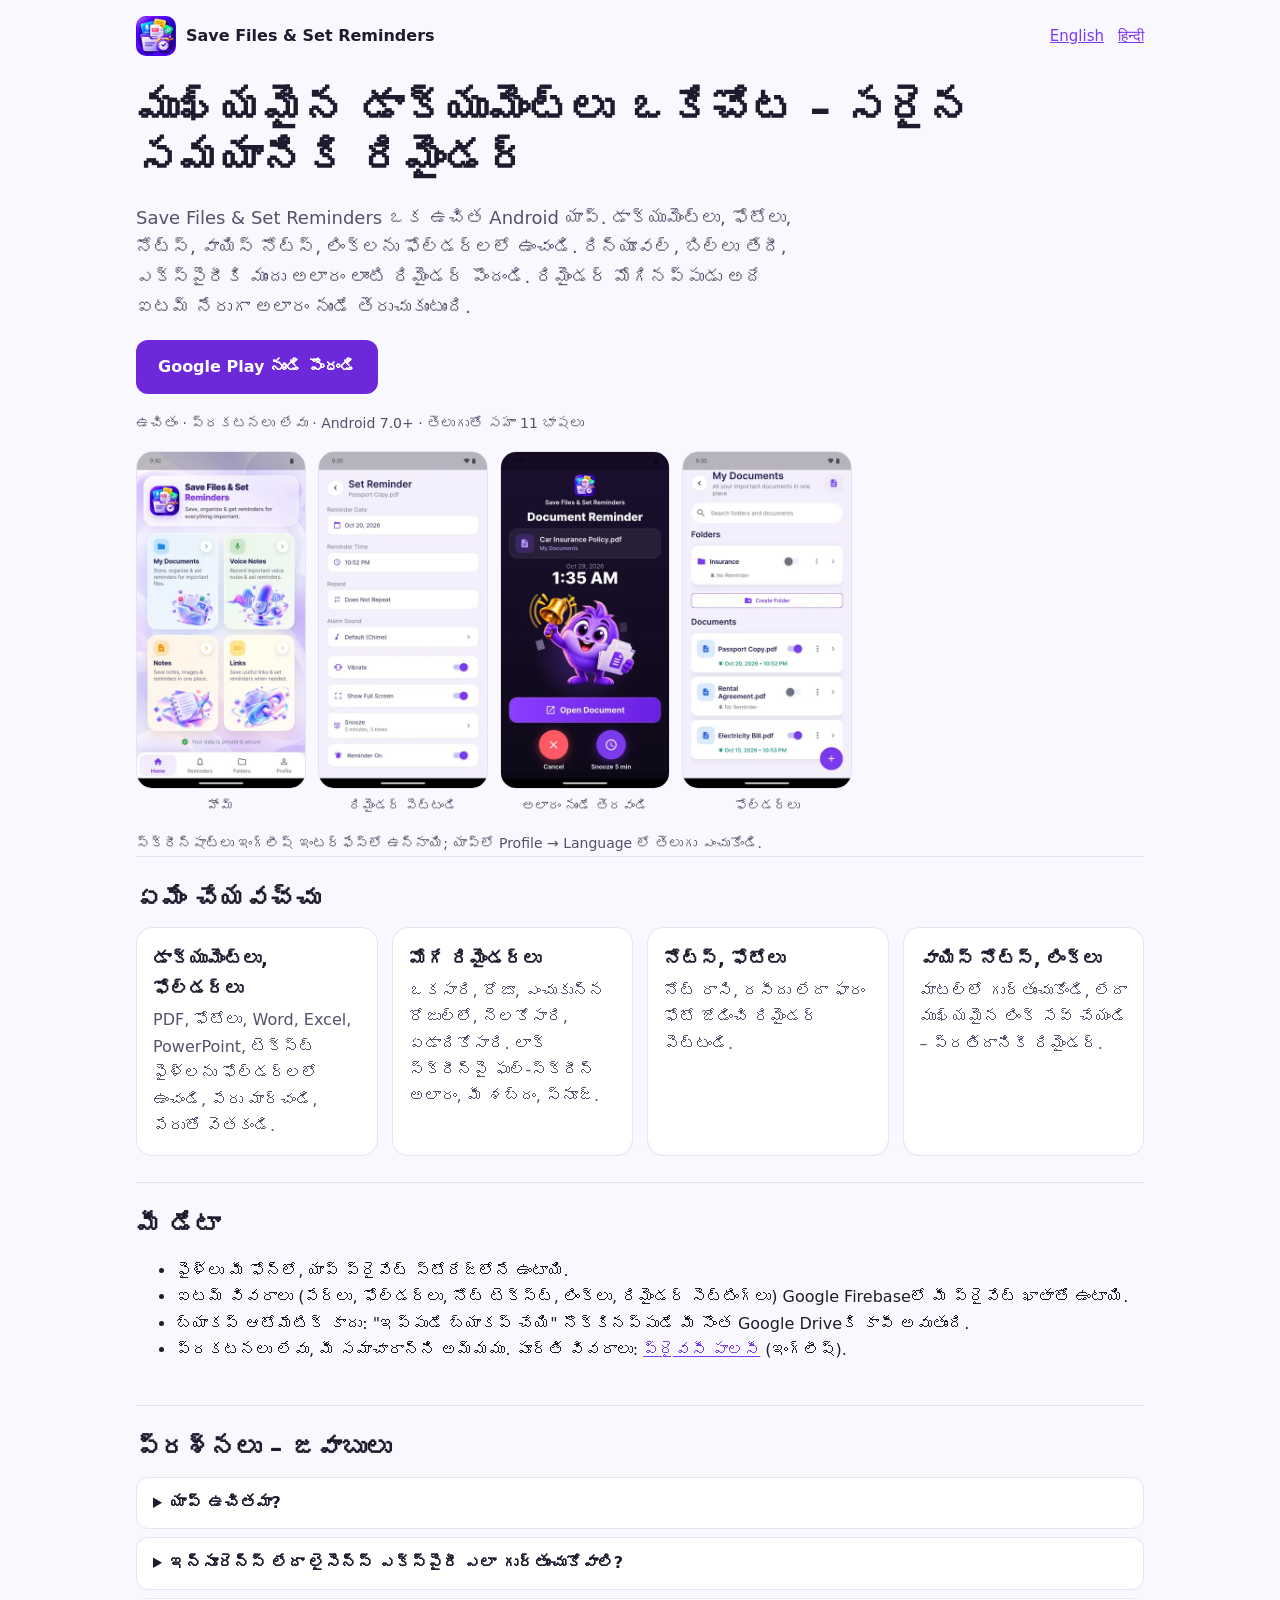
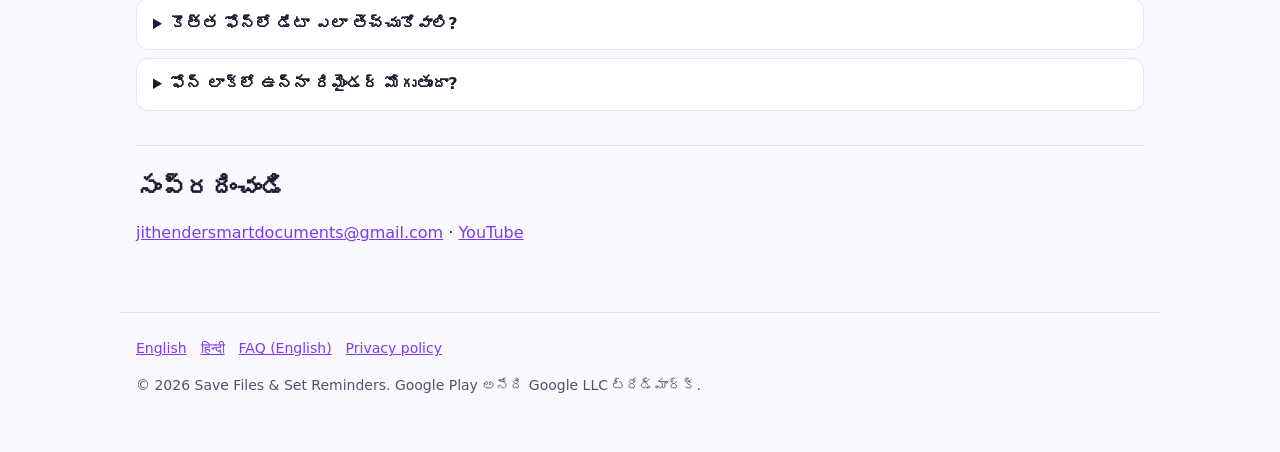
<file: te/index.html>
<!doctype html>
<html lang="te">
<head>
<meta charset="utf-8">
<meta name="viewport" content="width=device-width, initial-scale=1">
<title>Save Files &amp; Set Reminders – రిమైండర్లతో డాక్యుమెంట్ ఆర్గనైజర్ (Android)</title>
<meta name="description" content="ఉచిత Android యాప్: డాక్యుమెంట్‌లు, ఫోటోలు, నోట్స్, వాయిస్ నోట్స్, లింక్‌లను ఫోల్డర్లలో ఉంచి, రిన్యూవల్, బిల్లు, ఎక్స్‌పైరీకి ముందు అలారం లాంటి రిమైండర్ పొందండి. ప్రకటనలు లేవు, యాప్ తెలుగులో.">
<link rel="canonical" href="https://jithender000.github.io/te/">
<link rel="alternate" hreflang="en" href="https://jithender000.github.io/">
<link rel="alternate" hreflang="hi" href="https://jithender000.github.io/hi/">
<link rel="alternate" hreflang="te" href="https://jithender000.github.io/te/">
<link rel="alternate" hreflang="x-default" href="https://jithender000.github.io/">
<link rel="icon" href="../img/icon-192.png">
<link rel="stylesheet" href="../assets/site.css">
<meta property="og:title" content="Save Files &amp; Set Reminders">
<meta property="og:description" content="డాక్యుమెంట్‌లు, నోట్స్, వాయిస్ నోట్స్, లింక్‌లు ఫోల్డర్లలో – రిమైండర్లతో.">
<meta property="og:image" content="https://jithender000.github.io/img/og-image-1024x500.jpg">
<script type="application/ld+json">
{"@context":"https://schema.org","@type":"SoftwareApplication","name":"Save Files & Set Reminders","operatingSystem":"Android 7.0+","applicationCategory":"ProductivityApplication","inLanguage":"te","description":"డాక్యుమెంట్‌లు, ఫోటోలు, నోట్స్, వాయిస్ నోట్స్, లింక్‌లను ఫోల్డర్లలో ఉంచి అలారం లాంటి రిమైండర్లు పొందండి.","url":"https://jithender000.github.io/te/","downloadUrl":"https://play.google.com/store/apps/details?id=com.setreminder.smartdocuments","softwareVersion":"1.0.9","offers":{"@type":"Offer","price":"0","priceCurrency":"INR"}}
</script>
</head>
<body>
<a class="skip" href="#main">ప్రధాన విషయానికి వెళ్ళండి</a>
<header class="site">
  <a class="brand" href="./"><img src="../img/icon-192.png" alt="" width="40" height="40"><span>Save Files &amp; Set Reminders</span></a>
  <nav aria-label="భాష"><a href="../" hreflang="en" lang="en">English</a><a href="../hi/" hreflang="hi" lang="hi">हिन्दी</a></nav>
</header>
<main id="main">
  <div class="hero">
    <h1>ముఖ్యమైన డాక్యుమెంట్‌లు ఒకేచోట – సరైన సమయానికి రిమైండర్</h1>
    <p class="lead">Save Files &amp; Set Reminders ఒక ఉచిత Android యాప్. డాక్యుమెంట్‌లు, ఫోటోలు, నోట్స్, వాయిస్ నోట్స్, లింక్‌లను ఫోల్డర్లలో ఉంచండి. రిన్యూవల్, బిల్లు తేదీ, ఎక్స్‌పైరీకి ముందు అలారం లాంటి రిమైండర్ పొందండి. రిమైండర్ మోగినప్పుడు అదే ఐటమ్ నేరుగా అలారం నుండే తెరుచుకుంటుంది.</p>
    <a class="btn" href="https://play.google.com/store/apps/details?id=com.setreminder.smartdocuments&amp;hl=te&amp;referrer=utm_source%3Dwebsite%26utm_medium%3Dhome-te">Google Play నుండి పొందండి</a>
    <p class="note">ఉచితం · ప్రకటనలు లేవు · Android 7.0+ · తెలుగుతో సహా 11 భాషలు</p>
  </div>
  <div class="shots" role="region" aria-label="యాప్ స్క్రీన్‌షాట్‌లు (ఇంగ్లీష్ ఇంటర్‌ఫేస్)" tabindex="0">
    <figure><img src="../img/01_dashboard.webp" width="170" height="340" alt="హోమ్ స్క్రీన్: My Documents, Voice Notes, Notes, Links" loading="lazy"><figcaption>హోమ్</figcaption></figure>
    <figure><img src="../img/06_set_reminder.webp" width="170" height="340" alt="రిమైండర్ సెట్ చేసే స్క్రీన్: తేదీ, సమయం, రిపీట్" loading="lazy"><figcaption>రిమైండర్ పెట్టండి</figcaption></figure>
    <figure><img src="../img/08_alarm.webp" width="170" height="340" alt="Open Document బటన్‌తో ఫుల్-స్క్రీన్ అలారం" loading="lazy"><figcaption>అలారం నుండే తెరవండి</figcaption></figure>
    <figure><img src="../img/02_documents.webp" width="170" height="340" alt="ఫోల్డర్లలో డాక్యుమెంట్‌లు" loading="lazy"><figcaption>ఫోల్డర్లు</figcaption></figure>
  </div>
  <p class="note">స్క్రీన్‌షాట్‌లు ఇంగ్లీష్ ఇంటర్‌ఫేస్‌లో ఉన్నాయి; యాప్‌లో Profile → Language లో తెలుగు ఎంచుకోండి.</p>

  <section aria-labelledby="f-h"><h2 id="f-h">ఏమేం చేయవచ్చు</h2>
  <div class="grid">
    <div class="card"><h3>డాక్యుమెంట్‌లు, ఫోల్డర్లు</h3><p>PDF, ఫోటోలు, Word, Excel, PowerPoint, టెక్స్ట్ ఫైళ్లను ఫోల్డర్లలో ఉంచండి, పేరు మార్చండి, పేరుతో వెతకండి.</p></div>
    <div class="card"><h3>మోగే రిమైండర్లు</h3><p>ఒకసారి, రోజూ, ఎంచుకున్న రోజుల్లో, నెలకోసారి, ఏడాదికోసారి. లాక్ స్క్రీన్‌పై ఫుల్-స్క్రీన్ అలారం, మీ శబ్దం, స్నూజ్.</p></div>
    <div class="card"><h3>నోట్స్, ఫోటోలు</h3><p>నోట్ రాసి, రసీదు లేదా ఫారం ఫోటో జోడించి రిమైండర్ పెట్టండి.</p></div>
    <div class="card"><h3>వాయిస్ నోట్స్, లింక్‌లు</h3><p>మాటల్లో గుర్తుంచుకోండి, లేదా ముఖ్యమైన లింక్ సేవ్ చేయండి – ప్రతిదానికీ రిమైండర్.</p></div>
  </div></section>

  <section aria-labelledby="d-h"><h2 id="d-h">మీ డేటా</h2>
  <ul>
    <li>ఫైళ్లు మీ ఫోన్‌లో, యాప్ ప్రైవేట్ స్టోరేజ్‌లోనే ఉంటాయి.</li>
    <li>ఐటమ్ వివరాలు (పేర్లు, ఫోల్డర్లు, నోట్ టెక్స్ట్, లింక్‌లు, రిమైండర్ సెట్టింగ్‌లు) Google Firebaseలో మీ ప్రైవేట్ ఖాతాతో ఉంటాయి.</li>
    <li>బ్యాకప్ ఆటోమేటిక్ కాదు: "ఇప్పుడే బ్యాకప్ చేయి" నొక్కినప్పుడే మీ సొంత Google Driveకి కాపీ అవుతుంది.</li>
    <li>ప్రకటనలు లేవు, మీ సమాచారాన్ని అమ్మము. పూర్తి వివరాలు: <a href="https://sites.google.com/view/savefilessetreminders/home">ప్రైవసీ పాలసీ</a> (ఇంగ్లీష్).</li>
  </ul></section>

  <section aria-labelledby="q-h"><h2 id="q-h">ప్రశ్నలు – జవాబులు</h2>
    <details><summary>యాప్ ఉచితమా?</summary><p>అవును, Google Playలో ఉచితం – ప్రకటనలు, ఇన్-యాప్ కొనుగోళ్లు లేవు.</p></details>
    <details><summary>ఇన్సూరెన్స్ లేదా లైసెన్స్ ఎక్స్‌పైరీ ఎలా గుర్తుంచుకోవాలి?</summary><p>డాక్యుమెంట్ తెరిచి గంట గుర్తుపై ట్యాప్ చేయండి, తేదీకి కొన్ని వారాల ముందు సమయం ఎంచుకుని, రిపీట్ "ఏడాదికోసారి" పెట్టండి. రిమైండర్ మోగినప్పుడు అదే డాక్యుమెంట్ తెరుచుకుంటుంది.</p></details>
    <details><summary>కొత్త ఫోన్‌లో డేటా ఎలా తెచ్చుకోవాలి?</summary><p>పాత ఫోన్‌లో Googleతో సైన్ ఇన్ చేసి "ఇప్పుడే బ్యాకప్ చేయి" నొక్కండి. కొత్త ఫోన్‌లో అదే Google ఖాతాతో సైన్ ఇన్ చేసి "డేటాను రీస్టోర్ చేయి" నొక్కండి.</p></details>
    <details><summary>ఫోన్ లాక్‌లో ఉన్నా రిమైండర్ మోగుతుందా?</summary><p>అవును, నోటిఫికేషన్, "Alarms &amp; reminders" అనుమతి ఇస్తే ఫుల్-స్క్రీన్ అలారం వస్తుంది. కొన్ని ఫోన్‌ల బ్యాటరీ సెట్టింగ్‌లు అలారాన్ని ఆలస్యం చేయవచ్చు.</p></details>
  </section>

  <section aria-labelledby="c-h"><h2 id="c-h">సంప్రదించండి</h2>
  <p><a href="mailto:jithendersmartdocuments@gmail.com">jithendersmartdocuments@gmail.com</a> · <a href="https://www.youtube.com/channel/UCtqzkyueqRsHUQ47rItIbGQ">YouTube</a></p></section>
</main>
<footer class="site"><nav aria-label="Footer"><a href="../">English</a><a href="../hi/">हिन्दी</a><a href="../faq/">FAQ (English)</a><a href="https://sites.google.com/view/savefilessetreminders/home">Privacy policy</a></nav><p>© 2026 Save Files &amp; Set Reminders. Google Play అనేది Google LLC ట్రేడ్‌మార్క్.</p></footer>
</body>
</html>
</file>
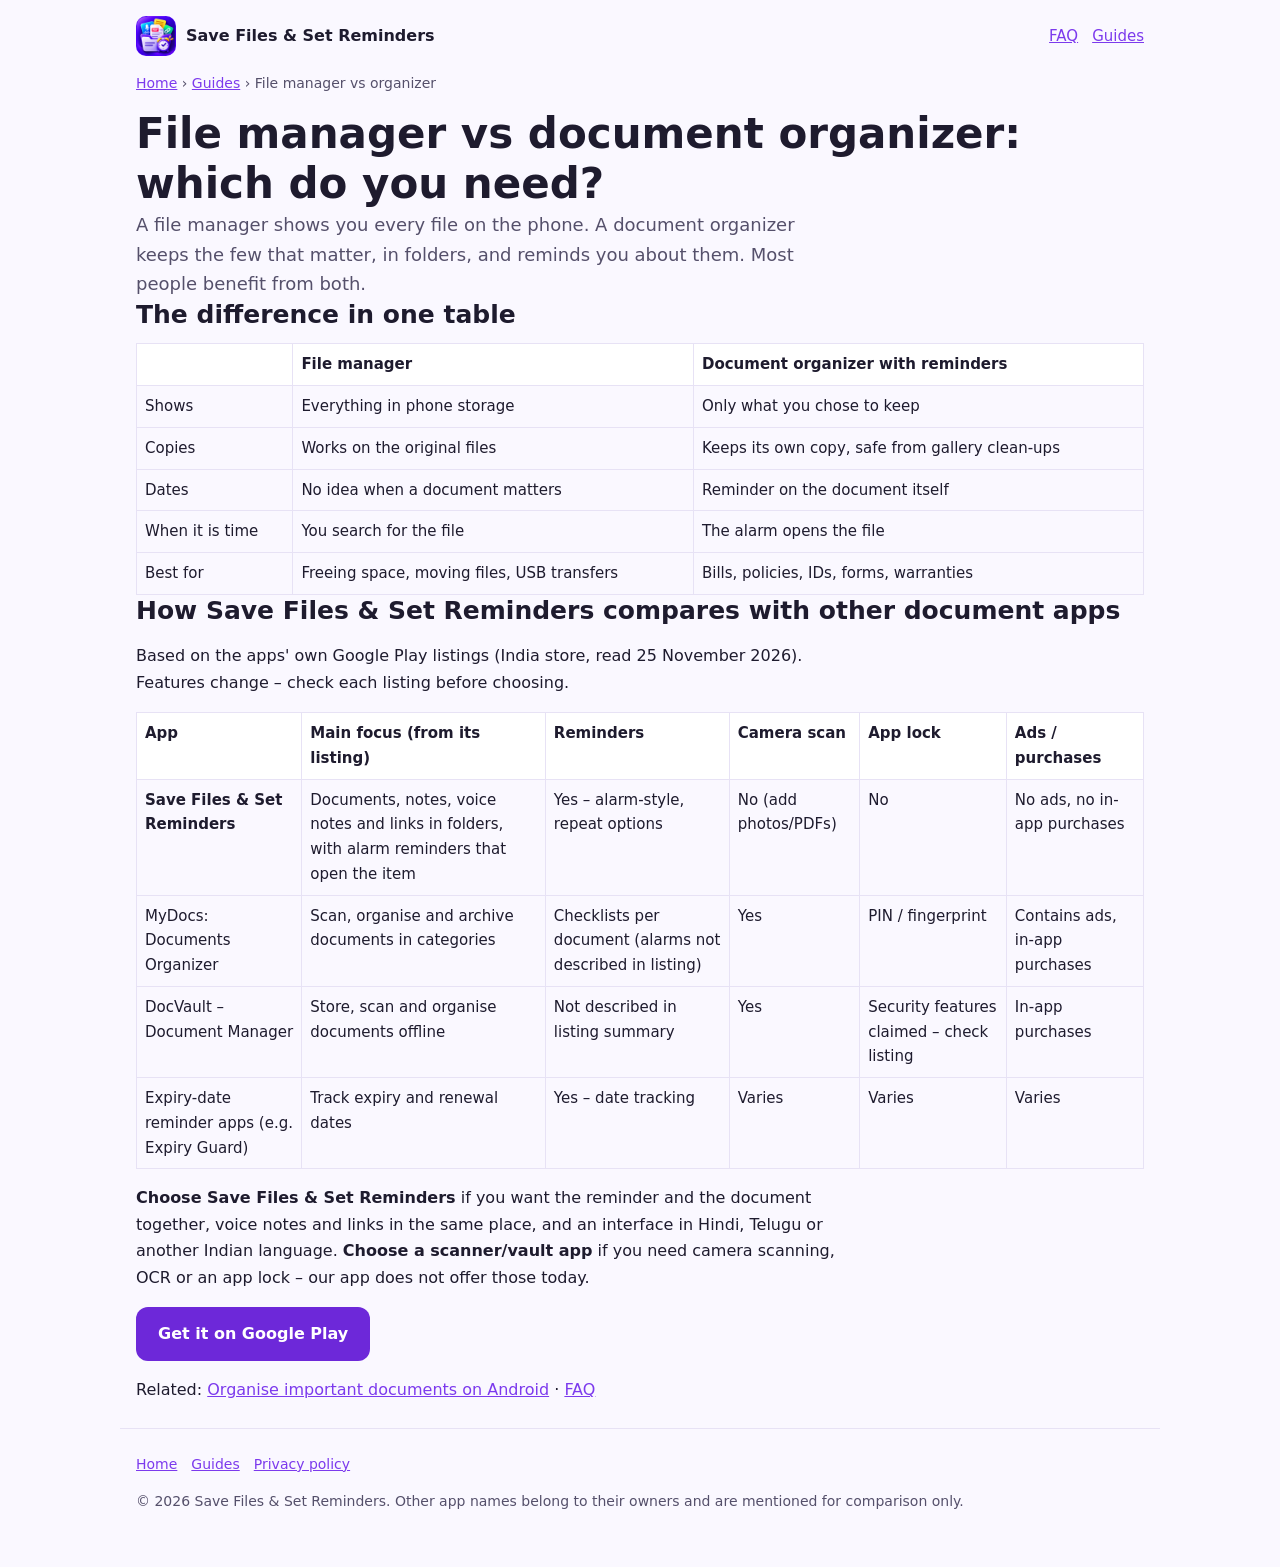
<file: guides/file-manager-vs-document-organizer.html>
<!doctype html>
<html lang="en">
<head>
<meta charset="utf-8">
<meta name="viewport" content="width=device-width, initial-scale=1">
<title>File Manager vs Document Organizer: Which Do You Need? (Android)</title>
<meta name="description" content="A file manager shows files; a document organizer keeps the important ones with reminders. An honest comparison, plus how Save Files &amp; Set Reminders compares with other document apps.">
<link rel="canonical" href="https://jithender000.github.io/guides/file-manager-vs-document-organizer.html">
<link rel="icon" href="../img/icon-192.png">
<link rel="stylesheet" href="../assets/site.css">
<script type="application/ld+json">
{"@context":"https://schema.org","@type":"Article","headline":"File manager vs document organizer: which do you need?","datePublished":"2026-11-26","dateModified":"2026-11-26","author":{"@type":"Organization","name":"Save Files & Set Reminders"},"publisher":{"@type":"Organization","name":"Save Files & Set Reminders"},"mainEntityOfPage":"https://jithender000.github.io/guides/file-manager-vs-document-organizer.html"}
</script>
</head>
<body>
<a class="skip" href="#main">Skip to content</a>
<header class="site">
  <a class="brand" href="../"><img src="../img/icon-192.png" alt="" width="40" height="40"><span>Save Files &amp; Set Reminders</span></a>
  <nav aria-label="Main"><a href="../faq/">FAQ</a><a href="./">Guides</a></nav>
</header>
<main id="main"><article>
<p class="crumbs"><a href="../">Home</a> › <a href="./">Guides</a> › File manager vs organizer</p>
<h1>File manager vs document organizer: which do you need?</h1>
<p class="lead">A file manager shows you every file on the phone. A document organizer keeps the few that matter, in folders, and reminds you about them. Most people benefit from both.</p>

<h2>The difference in one table</h2>
<div class="tablewrap"><table>
<thead><tr><th></th><th>File manager</th><th>Document organizer with reminders</th></tr></thead>
<tbody>
<tr><td>Shows</td><td>Everything in phone storage</td><td>Only what you chose to keep</td></tr>
<tr><td>Copies</td><td>Works on the original files</td><td>Keeps its own copy, safe from gallery clean-ups</td></tr>
<tr><td>Dates</td><td>No idea when a document matters</td><td>Reminder on the document itself</td></tr>
<tr><td>When it is time</td><td>You search for the file</td><td>The alarm opens the file</td></tr>
<tr><td>Best for</td><td>Freeing space, moving files, USB transfers</td><td>Bills, policies, IDs, forms, warranties</td></tr>
</tbody></table></div>

<h2>How Save Files &amp; Set Reminders compares with other document apps</h2>
<p>Based on the apps' own Google Play listings (India store, read 25 November 2026). Features change – check each listing before choosing.</p>
<div class="tablewrap"><table>
<thead><tr><th>App</th><th>Main focus (from its listing)</th><th>Reminders</th><th>Camera scan</th><th>App lock</th><th>Ads / purchases</th></tr></thead>
<tbody>
<tr><td><strong>Save Files &amp; Set Reminders</strong></td><td>Documents, notes, voice notes and links in folders, with alarm reminders that open the item</td><td>Yes – alarm-style, repeat options</td><td>No (add photos/PDFs)</td><td>No</td><td>No ads, no in-app purchases</td></tr>
<tr><td>MyDocs: Documents Organizer</td><td>Scan, organise and archive documents in categories</td><td>Checklists per document (alarms not described in listing)</td><td>Yes</td><td>PIN / fingerprint</td><td>Contains ads, in-app purchases</td></tr>
<tr><td>DocVault – Document Manager</td><td>Store, scan and organise documents offline</td><td>Not described in listing summary</td><td>Yes</td><td>Security features claimed – check listing</td><td>In-app purchases</td></tr>
<tr><td>Expiry-date reminder apps (e.g. Expiry Guard)</td><td>Track expiry and renewal dates</td><td>Yes – date tracking</td><td>Varies</td><td>Varies</td><td>Varies</td></tr>
</tbody></table></div>
<p><strong>Choose Save Files &amp; Set Reminders</strong> if you want the reminder and the document together, voice notes and links in the same place, and an interface in Hindi, Telugu or another Indian language. <strong>Choose a scanner/vault app</strong> if you need camera scanning, OCR or an app lock – our app does not offer those today.</p>

<p><a class="btn" href="https://play.google.com/store/apps/details?id=com.setreminder.smartdocuments&amp;referrer=utm_source%3Dwebsite%26utm_medium%3Dguide%26utm_campaign%3Dcompare">Get it on Google Play</a></p>
<p>Related: <a href="organise-important-documents-android.html">Organise important documents on Android</a> · <a href="../faq/">FAQ</a></p>
</article></main>
<footer class="site"><nav aria-label="Footer"><a href="../">Home</a><a href="./">Guides</a><a href="https://sites.google.com/view/savefilessetreminders/home">Privacy policy</a></nav><p>© 2026 Save Files &amp; Set Reminders. Other app names belong to their owners and are mentioned for comparison only.</p></footer>
</body>
</html>
</file>
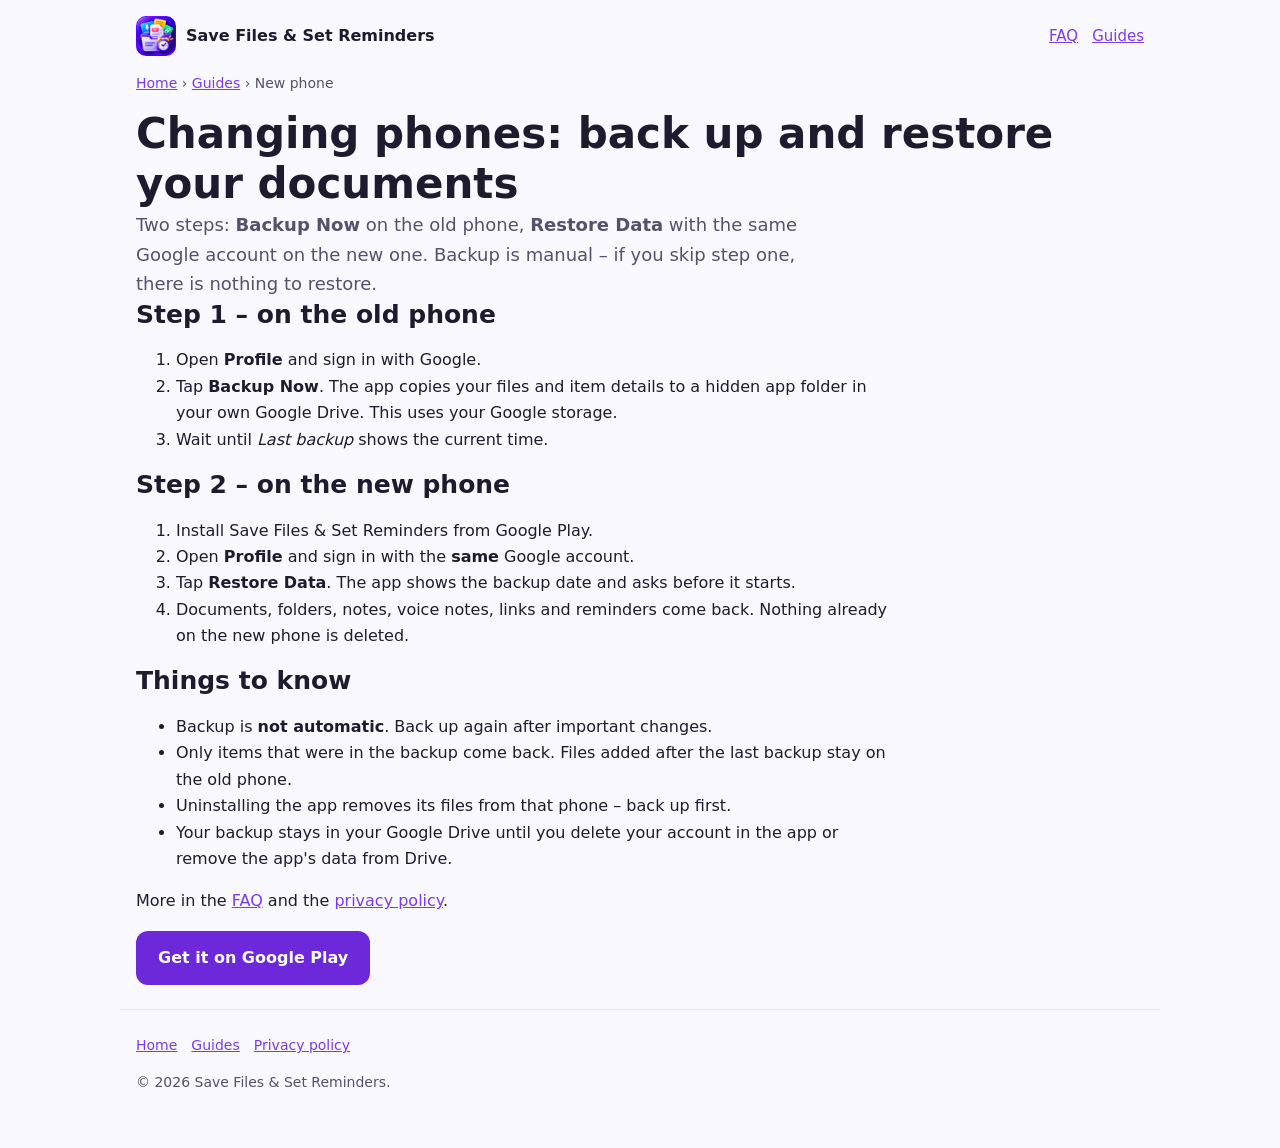
<file: guides/move-documents-to-new-phone.html>
<!doctype html>
<html lang="en">
<head>
<meta charset="utf-8">
<meta name="viewport" content="width=device-width, initial-scale=1">
<title>Changing Phones? Back Up and Restore Your Documents and Reminders</title>
<meta name="description" content="How backup and restore work in Save Files &amp; Set Reminders: manual Backup Now to your own Google Drive, then Restore Data with the same Google account on the new phone.">
<link rel="canonical" href="https://jithender000.github.io/guides/move-documents-to-new-phone.html">
<link rel="icon" href="../img/icon-192.png">
<link rel="stylesheet" href="../assets/site.css">
<script type="application/ld+json">
{"@context":"https://schema.org","@type":"HowTo","name":"Move your documents and reminders to a new Android phone","totalTime":"PT10M","step":[
 {"@type":"HowToStep","name":"Back up on the old phone","text":"Open Profile, sign in with Google and tap Backup Now. Wait until the last backup time is shown."},
 {"@type":"HowToStep","name":"Install on the new phone","text":"Install Save Files & Set Reminders from Google Play on the new phone."},
 {"@type":"HowToStep","name":"Sign in with the same account","text":"Open Profile and sign in with the same Google account you used for the backup."},
 {"@type":"HowToStep","name":"Restore","text":"Tap Restore Data and confirm. Nothing already on the new phone is deleted."}]}
</script>
</head>
<body>
<a class="skip" href="#main">Skip to content</a>
<header class="site">
  <a class="brand" href="../"><img src="../img/icon-192.png" alt="" width="40" height="40"><span>Save Files &amp; Set Reminders</span></a>
  <nav aria-label="Main"><a href="../faq/">FAQ</a><a href="./">Guides</a></nav>
</header>
<main id="main"><article>
<p class="crumbs"><a href="../">Home</a> › <a href="./">Guides</a> › New phone</p>
<h1>Changing phones: back up and restore your documents</h1>
<p class="lead">Two steps: <strong>Backup Now</strong> on the old phone, <strong>Restore Data</strong> with the same Google account on the new one. Backup is manual – if you skip step one, there is nothing to restore.</p>

<h2>Step 1 – on the old phone</h2>
<ol>
<li>Open <strong>Profile</strong> and sign in with Google.</li>
<li>Tap <strong>Backup Now</strong>. The app copies your files and item details to a hidden app folder in your own Google Drive. This uses your Google storage.</li>
<li>Wait until <em>Last backup</em> shows the current time.</li>
</ol>

<h2>Step 2 – on the new phone</h2>
<ol>
<li>Install Save Files &amp; Set Reminders from Google Play.</li>
<li>Open <strong>Profile</strong> and sign in with the <strong>same</strong> Google account.</li>
<li>Tap <strong>Restore Data</strong>. The app shows the backup date and asks before it starts.</li>
<li>Documents, folders, notes, voice notes, links and reminders come back. Nothing already on the new phone is deleted.</li>
</ol>

<h2>Things to know</h2>
<ul>
<li>Backup is <strong>not automatic</strong>. Back up again after important changes.</li>
<li>Only items that were in the backup come back. Files added after the last backup stay on the old phone.</li>
<li>Uninstalling the app removes its files from that phone – back up first.</li>
<li>Your backup stays in your Google Drive until you delete your account in the app or remove the app's data from Drive.</li>
</ul>
<p>More in the <a href="../faq/">FAQ</a> and the <a href="https://sites.google.com/view/savefilessetreminders/home">privacy policy</a>.</p>
<p><a class="btn" href="https://play.google.com/store/apps/details?id=com.setreminder.smartdocuments&amp;referrer=utm_source%3Dwebsite%26utm_medium%3Dguide%26utm_campaign%3Dnew-phone">Get it on Google Play</a></p>
</article></main>
<footer class="site"><nav aria-label="Footer"><a href="../">Home</a><a href="./">Guides</a><a href="https://sites.google.com/view/savefilessetreminders/home">Privacy policy</a></nav><p>© 2026 Save Files &amp; Set Reminders.</p></footer>
</body>
</html>
</file>
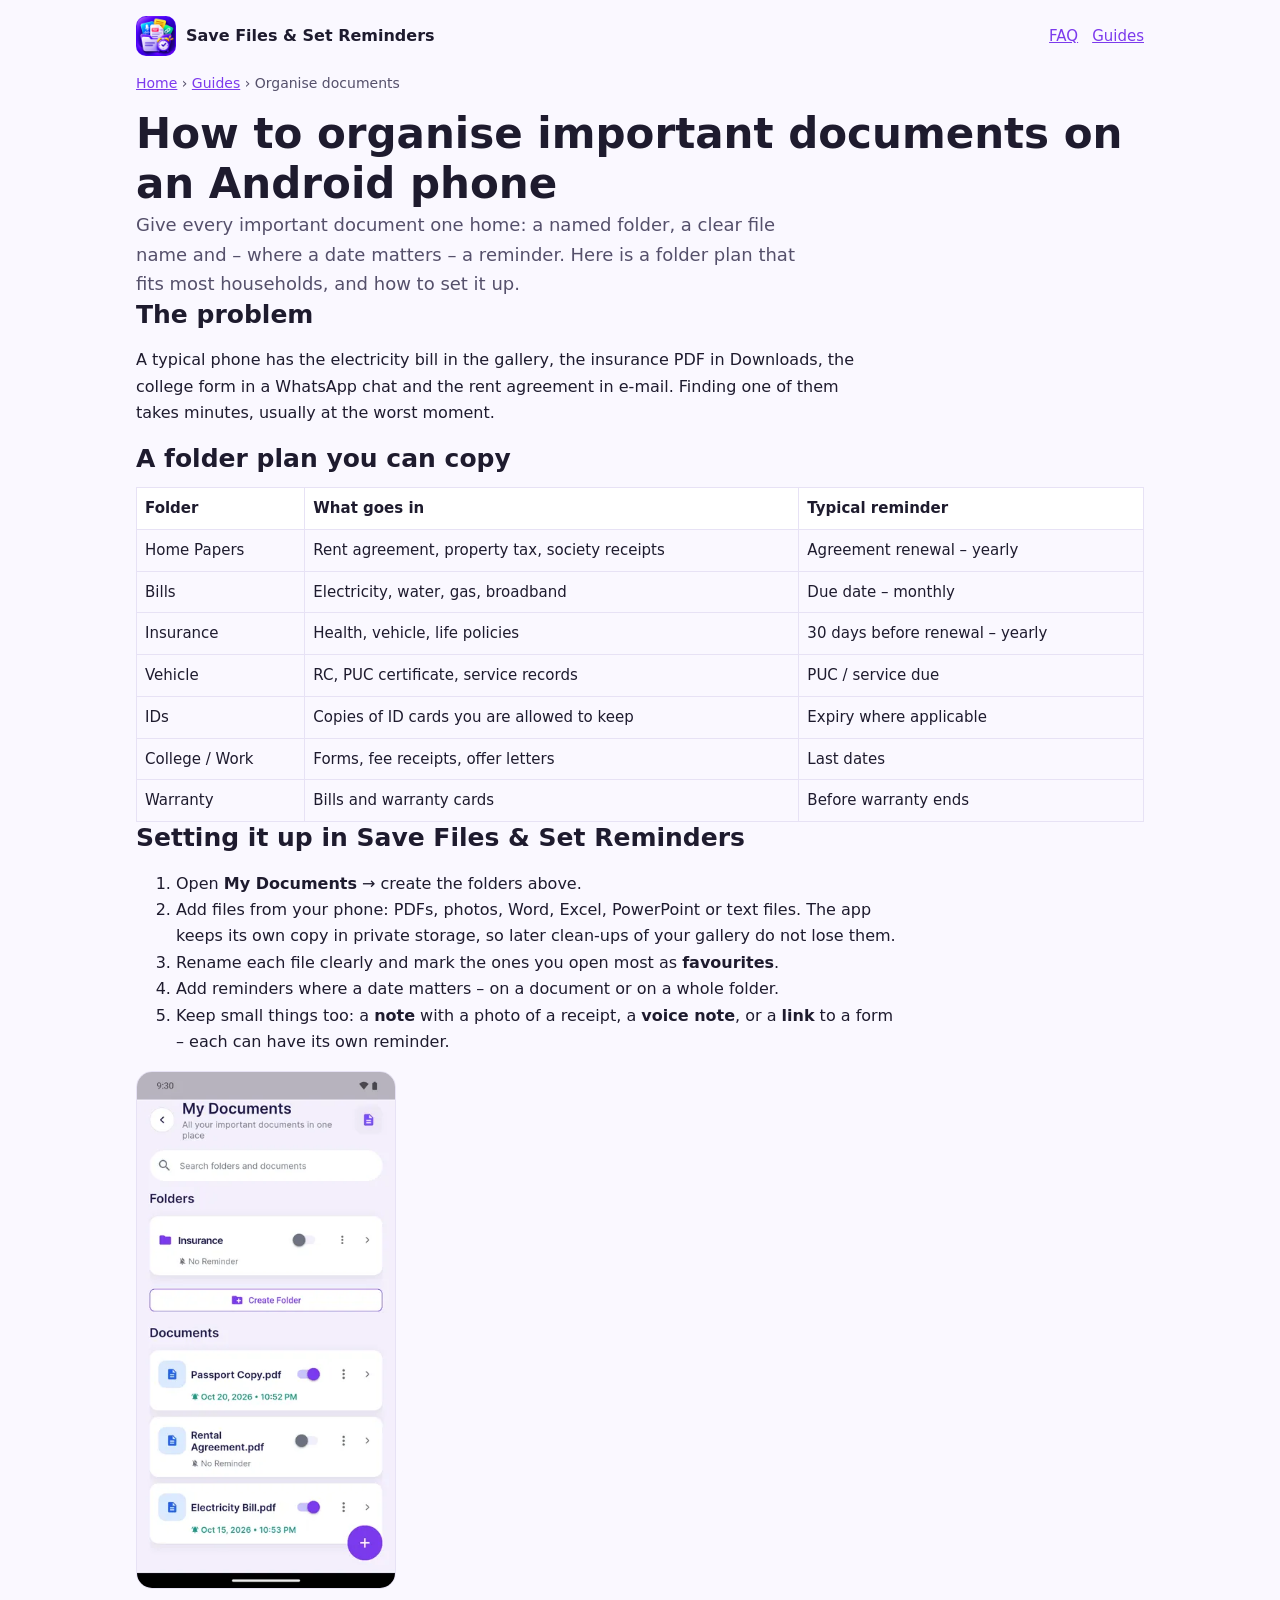
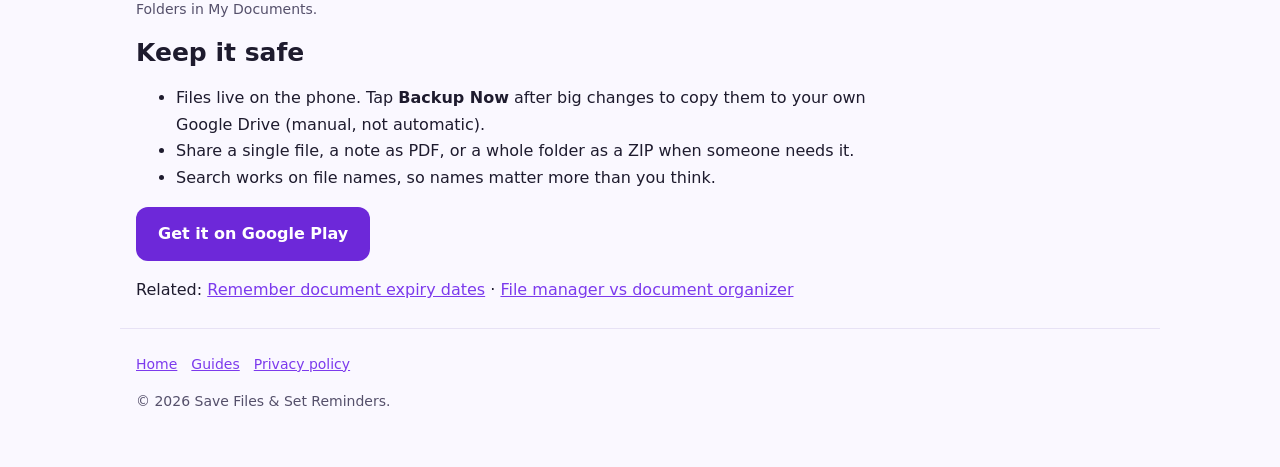
<file: guides/organise-important-documents-android.html>
<!doctype html>
<html lang="en">
<head>
<meta charset="utf-8">
<meta name="viewport" content="width=device-width, initial-scale=1">
<title>How to Organise Important Documents on an Android Phone</title>
<meta name="description" content="Stop searching the gallery, Downloads and WhatsApp for one PDF. A folder plan for bills, IDs, insurance and college papers, with reminders – step by step on Android.">
<link rel="canonical" href="https://jithender000.github.io/guides/organise-important-documents-android.html">
<link rel="icon" href="../img/icon-192.png">
<link rel="stylesheet" href="../assets/site.css">
<script type="application/ld+json">
{"@context":"https://schema.org","@type":"Article","headline":"How to organise important documents on an Android phone","datePublished":"2026-11-26","dateModified":"2026-11-26","author":{"@type":"Organization","name":"Save Files & Set Reminders"},"publisher":{"@type":"Organization","name":"Save Files & Set Reminders"},"image":"https://jithender000.github.io/img/02_documents.webp","mainEntityOfPage":"https://jithender000.github.io/guides/organise-important-documents-android.html"}
</script>
</head>
<body>
<a class="skip" href="#main">Skip to content</a>
<header class="site">
  <a class="brand" href="../"><img src="../img/icon-192.png" alt="" width="40" height="40"><span>Save Files &amp; Set Reminders</span></a>
  <nav aria-label="Main"><a href="../faq/">FAQ</a><a href="./">Guides</a></nav>
</header>
<main id="main"><article>
<p class="crumbs"><a href="../">Home</a> › <a href="./">Guides</a> › Organise documents</p>
<h1>How to organise important documents on an Android phone</h1>
<p class="lead">Give every important document one home: a named folder, a clear file name and – where a date matters – a reminder. Here is a folder plan that fits most households, and how to set it up.</p>

<h2>The problem</h2>
<p>A typical phone has the electricity bill in the gallery, the insurance PDF in Downloads, the college form in a WhatsApp chat and the rent agreement in e-mail. Finding one of them takes minutes, usually at the worst moment.</p>

<h2>A folder plan you can copy</h2>
<div class="tablewrap"><table>
<thead><tr><th>Folder</th><th>What goes in</th><th>Typical reminder</th></tr></thead>
<tbody>
<tr><td>Home Papers</td><td>Rent agreement, property tax, society receipts</td><td>Agreement renewal – yearly</td></tr>
<tr><td>Bills</td><td>Electricity, water, gas, broadband</td><td>Due date – monthly</td></tr>
<tr><td>Insurance</td><td>Health, vehicle, life policies</td><td>30 days before renewal – yearly</td></tr>
<tr><td>Vehicle</td><td>RC, PUC certificate, service records</td><td>PUC / service due</td></tr>
<tr><td>IDs</td><td>Copies of ID cards you are allowed to keep</td><td>Expiry where applicable</td></tr>
<tr><td>College / Work</td><td>Forms, fee receipts, offer letters</td><td>Last dates</td></tr>
<tr><td>Warranty</td><td>Bills and warranty cards</td><td>Before warranty ends</td></tr>
</tbody></table></div>

<h2>Setting it up in Save Files &amp; Set Reminders</h2>
<ol>
<li>Open <strong>My Documents</strong> → create the folders above.</li>
<li>Add files from your phone: PDFs, photos, Word, Excel, PowerPoint or text files. The app keeps its own copy in private storage, so later clean-ups of your gallery do not lose them.</li>
<li>Rename each file clearly and mark the ones you open most as <strong>favourites</strong>.</li>
<li>Add reminders where a date matters – on a document or on a whole folder.</li>
<li>Keep small things too: a <strong>note</strong> with a photo of a receipt, a <strong>voice note</strong>, or a <strong>link</strong> to a form – each can have its own reminder.</li>
</ol>
<figure class="shot"><img src="../img/02_documents.webp" width="260" height="520" alt="My Documents screen with folders and a sample PDF" loading="lazy"><figcaption>Folders in My Documents.</figcaption></figure>

<h2>Keep it safe</h2>
<ul>
<li>Files live on the phone. Tap <strong>Backup Now</strong> after big changes to copy them to your own Google Drive (manual, not automatic).</li>
<li>Share a single file, a note as PDF, or a whole folder as a ZIP when someone needs it.</li>
<li>Search works on file names, so names matter more than you think.</li>
</ul>

<p><a class="btn" href="https://play.google.com/store/apps/details?id=com.setreminder.smartdocuments&amp;referrer=utm_source%3Dwebsite%26utm_medium%3Dguide%26utm_campaign%3Dorganise-docs">Get it on Google Play</a></p>
<p>Related: <a href="remember-document-expiry-dates.html">Remember document expiry dates</a> · <a href="file-manager-vs-document-organizer.html">File manager vs document organizer</a></p>
</article></main>
<footer class="site"><nav aria-label="Footer"><a href="../">Home</a><a href="./">Guides</a><a href="https://sites.google.com/view/savefilessetreminders/home">Privacy policy</a></nav><p>© 2026 Save Files &amp; Set Reminders.</p></footer>
</body>
</html>
</file>
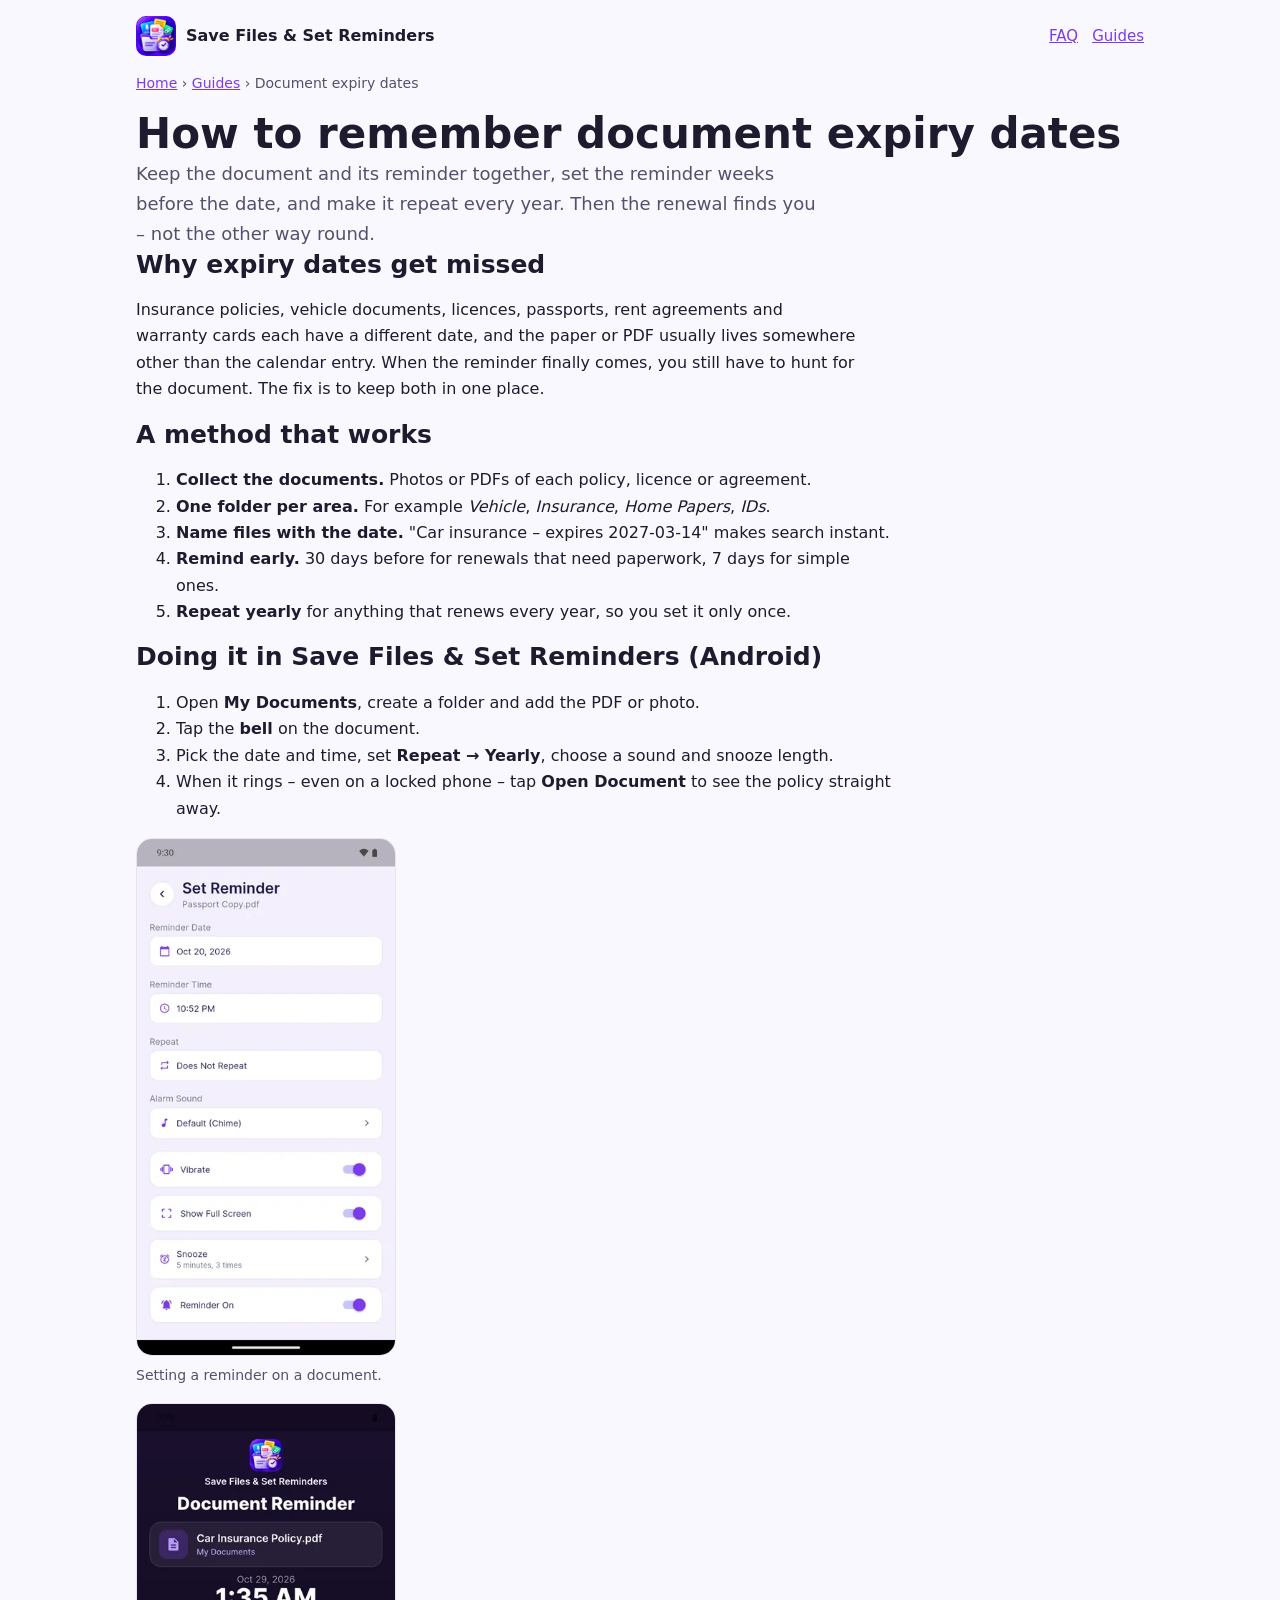
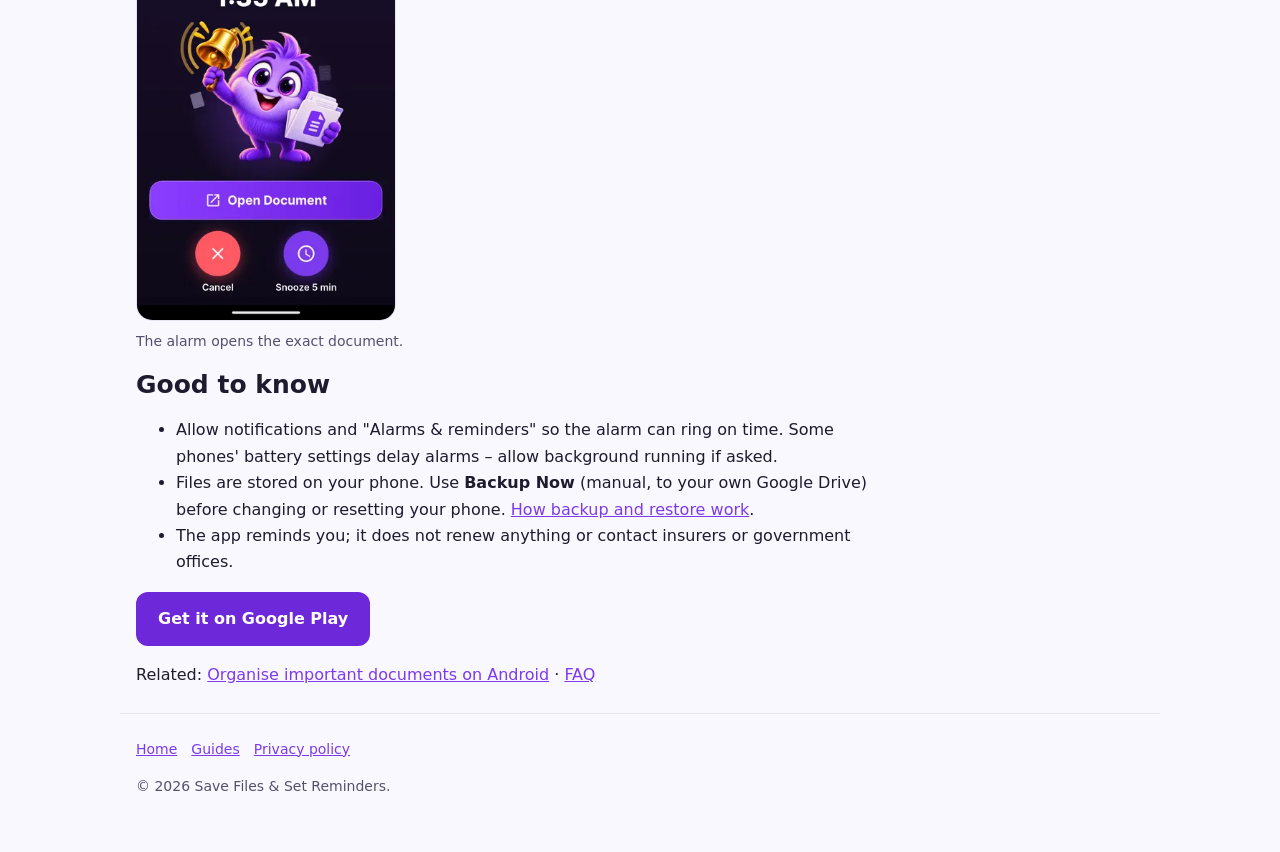
<file: guides/remember-document-expiry-dates.html>
<!doctype html>
<html lang="en">
<head>
<meta charset="utf-8">
<meta name="viewport" content="width=device-width, initial-scale=1">
<title>How to Remember Document Expiry Dates (Insurance, Licence, Passport)</title>
<meta name="description" content="A simple method to never miss a renewal: keep each document with its own yearly reminder, set weeks in advance. Step-by-step on Android with real screenshots.">
<link rel="canonical" href="https://jithender000.github.io/guides/remember-document-expiry-dates.html">
<link rel="icon" href="../img/icon-192.png">
<link rel="stylesheet" href="../assets/site.css">
<script type="application/ld+json">
{"@context":"https://schema.org","@type":"Article","headline":"How to remember document expiry dates (insurance, licence, passport)","datePublished":"2026-11-26","dateModified":"2026-11-26","author":{"@type":"Organization","name":"Save Files & Set Reminders"},"publisher":{"@type":"Organization","name":"Save Files & Set Reminders"},"image":"https://jithender000.github.io/img/06_set_reminder.webp","mainEntityOfPage":"https://jithender000.github.io/guides/remember-document-expiry-dates.html"}
</script>
</head>
<body>
<a class="skip" href="#main">Skip to content</a>
<header class="site">
  <a class="brand" href="../"><img src="../img/icon-192.png" alt="" width="40" height="40"><span>Save Files &amp; Set Reminders</span></a>
  <nav aria-label="Main"><a href="../faq/">FAQ</a><a href="./">Guides</a></nav>
</header>
<main id="main"><article>
<p class="crumbs"><a href="../">Home</a> › <a href="./">Guides</a> › Document expiry dates</p>
<h1>How to remember document expiry dates</h1>
<p class="lead">Keep the document and its reminder together, set the reminder weeks before the date, and make it repeat every year. Then the renewal finds you – not the other way round.</p>

<h2>Why expiry dates get missed</h2>
<p>Insurance policies, vehicle documents, licences, passports, rent agreements and warranty cards each have a different date, and the paper or PDF usually lives somewhere other than the calendar entry. When the reminder finally comes, you still have to hunt for the document. The fix is to keep both in one place.</p>

<h2>A method that works</h2>
<ol>
<li><strong>Collect the documents.</strong> Photos or PDFs of each policy, licence or agreement.</li>
<li><strong>One folder per area.</strong> For example <em>Vehicle</em>, <em>Insurance</em>, <em>Home Papers</em>, <em>IDs</em>.</li>
<li><strong>Name files with the date.</strong> "Car insurance – expires 2027-03-14" makes search instant.</li>
<li><strong>Remind early.</strong> 30 days before for renewals that need paperwork, 7 days for simple ones.</li>
<li><strong>Repeat yearly</strong> for anything that renews every year, so you set it only once.</li>
</ol>

<h2>Doing it in Save Files &amp; Set Reminders (Android)</h2>
<ol>
<li>Open <strong>My Documents</strong>, create a folder and add the PDF or photo.</li>
<li>Tap the <strong>bell</strong> on the document.</li>
<li>Pick the date and time, set <strong>Repeat → Yearly</strong>, choose a sound and snooze length.</li>
<li>When it rings – even on a locked phone – tap <strong>Open Document</strong> to see the policy straight away.</li>
</ol>
<figure class="shot"><img src="../img/06_set_reminder.webp" width="260" height="520" alt="Set Reminder screen with date, time and repeat options" loading="lazy"><figcaption>Setting a reminder on a document.</figcaption></figure>
<figure class="shot"><img src="../img/08_alarm.webp" width="260" height="520" alt="Full-screen Document Reminder alarm with an Open Document button" loading="lazy"><figcaption>The alarm opens the exact document.</figcaption></figure>

<h2>Good to know</h2>
<ul>
<li>Allow notifications and "Alarms &amp; reminders" so the alarm can ring on time. Some phones' battery settings delay alarms – allow background running if asked.</li>
<li>Files are stored on your phone. Use <strong>Backup Now</strong> (manual, to your own Google Drive) before changing or resetting your phone. <a href="move-documents-to-new-phone.html">How backup and restore work</a>.</li>
<li>The app reminds you; it does not renew anything or contact insurers or government offices.</li>
</ul>

<p><a class="btn" href="https://play.google.com/store/apps/details?id=com.setreminder.smartdocuments&amp;referrer=utm_source%3Dwebsite%26utm_medium%3Dguide%26utm_campaign%3Dexpiry-dates">Get it on Google Play</a></p>
<p>Related: <a href="organise-important-documents-android.html">Organise important documents on Android</a> · <a href="../faq/">FAQ</a></p>
</article></main>
<footer class="site"><nav aria-label="Footer"><a href="../">Home</a><a href="./">Guides</a><a href="https://sites.google.com/view/savefilessetreminders/home">Privacy policy</a></nav><p>© 2026 Save Files &amp; Set Reminders.</p></footer>
</body>
</html>
</file>
<file: assets/site.css>
:root{--bg:#FAF8FF;--card:#FFFFFF;--ink:#1E1B2E;--muted:#55506B;--brand:#6D28D9;--brand2:#7C3AED;--line:#E7E2F5;--focus:#A78BFA}
@media (prefers-color-scheme:dark){:root{--bg:#14121C;--card:#1E1B2A;--ink:#F2EFFA;--muted:#BDB7D1;--brand:#8B5CF6;--brand2:#C4B5FD;--line:#2E2A3D}}
*{box-sizing:border-box}html{-webkit-text-size-adjust:100%}
body{margin:0;background:var(--bg);color:var(--ink);font:16px/1.65 system-ui,-apple-system,"Segoe UI",Roboto,"Noto Sans","Noto Sans Devanagari","Noto Sans Telugu",sans-serif}
a{color:var(--brand2)}a:focus-visible,.btn:focus-visible,summary:focus-visible{outline:3px solid var(--focus);outline-offset:2px}
.skip{position:absolute;left:-999px}.skip:focus{left:16px;top:8px;background:var(--card);padding:8px 12px;border-radius:8px;z-index:9}
header.site,main,footer.site{max-width:1040px;margin:0 auto;padding:0 16px}
header.site{display:flex;align-items:center;gap:12px;padding-top:16px;flex-wrap:wrap}
header.site a.brand{display:flex;align-items:center;gap:10px;color:inherit;text-decoration:none;font-weight:700}
header.site img{width:40px;height:40px;border-radius:10px}
header.site nav{margin-left:auto;display:flex;gap:14px;font-size:15px;flex-wrap:wrap}
.hero{display:grid;gap:18px;padding:28px 0 8px}
h1{font-size:clamp(28px,6vw,42px);line-height:1.2;margin:0}
.lead{font-size:18px;color:var(--muted);max-width:680px;margin:0}
.btn{display:inline-flex;align-items:center;gap:8px;background:var(--brand);color:#fff;text-decoration:none;padding:14px 22px;border-radius:12px;font-weight:600;width:fit-content}
.note{font-size:14px;color:var(--muted);margin:0}
.shots{display:flex;gap:12px;overflow-x:auto;padding:8px 0 16px;scroll-snap-type:x mandatory}
.shots figure{margin:0;flex:0 0 170px;scroll-snap-align:start}
.shots img{width:170px;height:auto;border-radius:16px;border:1px solid var(--line);display:block}
.shots figcaption{font-size:13px;color:var(--muted);text-align:center;margin-top:6px}
section{padding:26px 0;border-top:1px solid var(--line)}
h2{font-size:25px;line-height:1.3;margin:0 0 12px}h3{font-size:18px;margin:14px 0 4px}
.grid{display:grid;gap:14px;grid-template-columns:repeat(auto-fit,minmax(230px,1fr))}
.card{background:var(--card);border:1px solid var(--line);border-radius:16px;padding:16px}
.card h3{margin-top:0}.card p{margin:4px 0 0;color:var(--muted)}
details{background:var(--card);border:1px solid var(--line);border-radius:12px;padding:12px 16px;margin:8px 0}
summary{font-weight:600;cursor:pointer}
dl{display:grid;grid-template-columns:max-content minmax(0,1fr);gap:6px 16px;margin:0}dt{font-weight:600}dd{margin:0;color:var(--muted);overflow-wrap:anywhere}
@media (max-width:480px){dl{grid-template-columns:1fr}dt{margin-top:8px}}
table{border-collapse:collapse;width:100%;font-size:15px}th,td{border:1px solid var(--line);padding:8px;text-align:left;vertical-align:top}th{background:var(--card)}
.tablewrap{overflow-x:auto}
article p,article li{max-width:720px}
figure.shot{margin:16px 0}figure.shot img{width:min(260px,70vw);height:auto;border-radius:16px;border:1px solid var(--line)}figure.shot figcaption{font-size:14px;color:var(--muted)}
.crumbs{font-size:14px;color:var(--muted);margin-top:16px}
footer.site{padding:24px 16px 40px;color:var(--muted);font-size:14px;border-top:1px solid var(--line);margin-top:24px}
footer.site nav{display:flex;gap:14px;flex-wrap:wrap;margin-bottom:8px}
</file>
